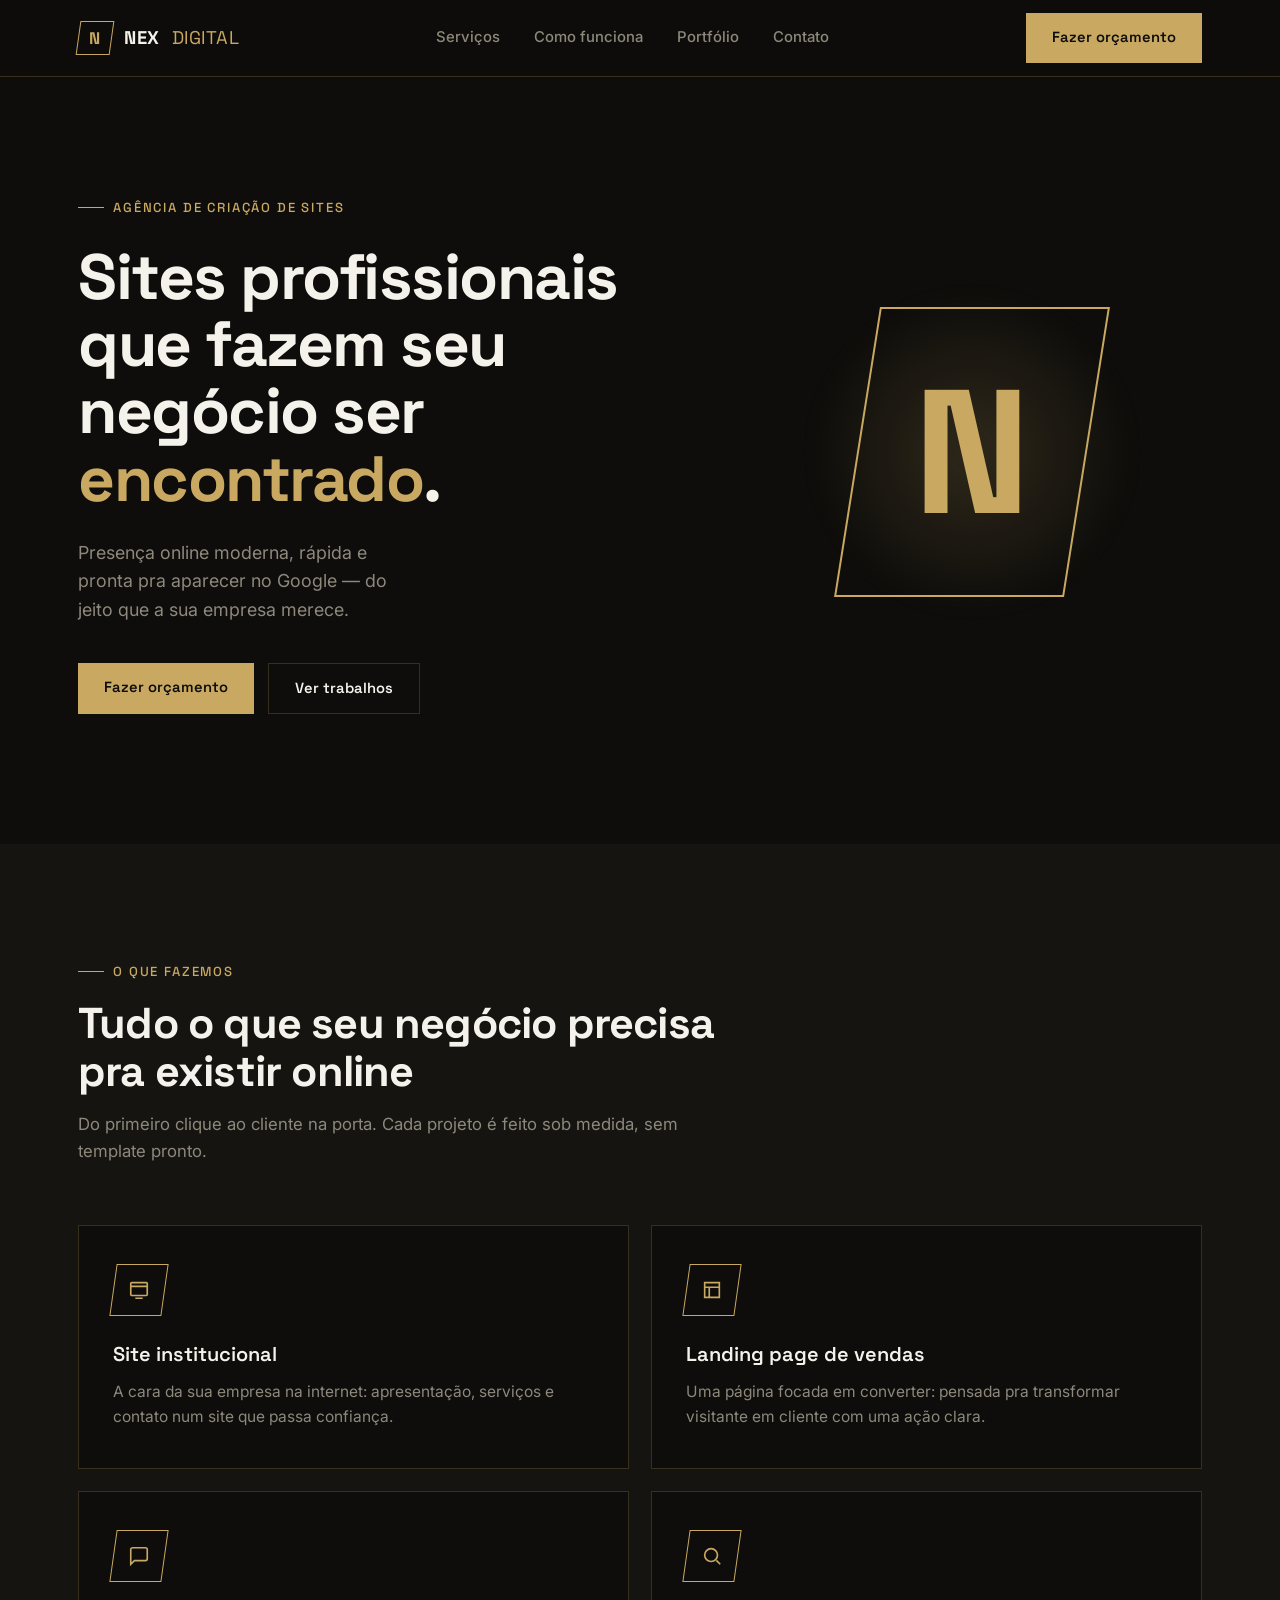
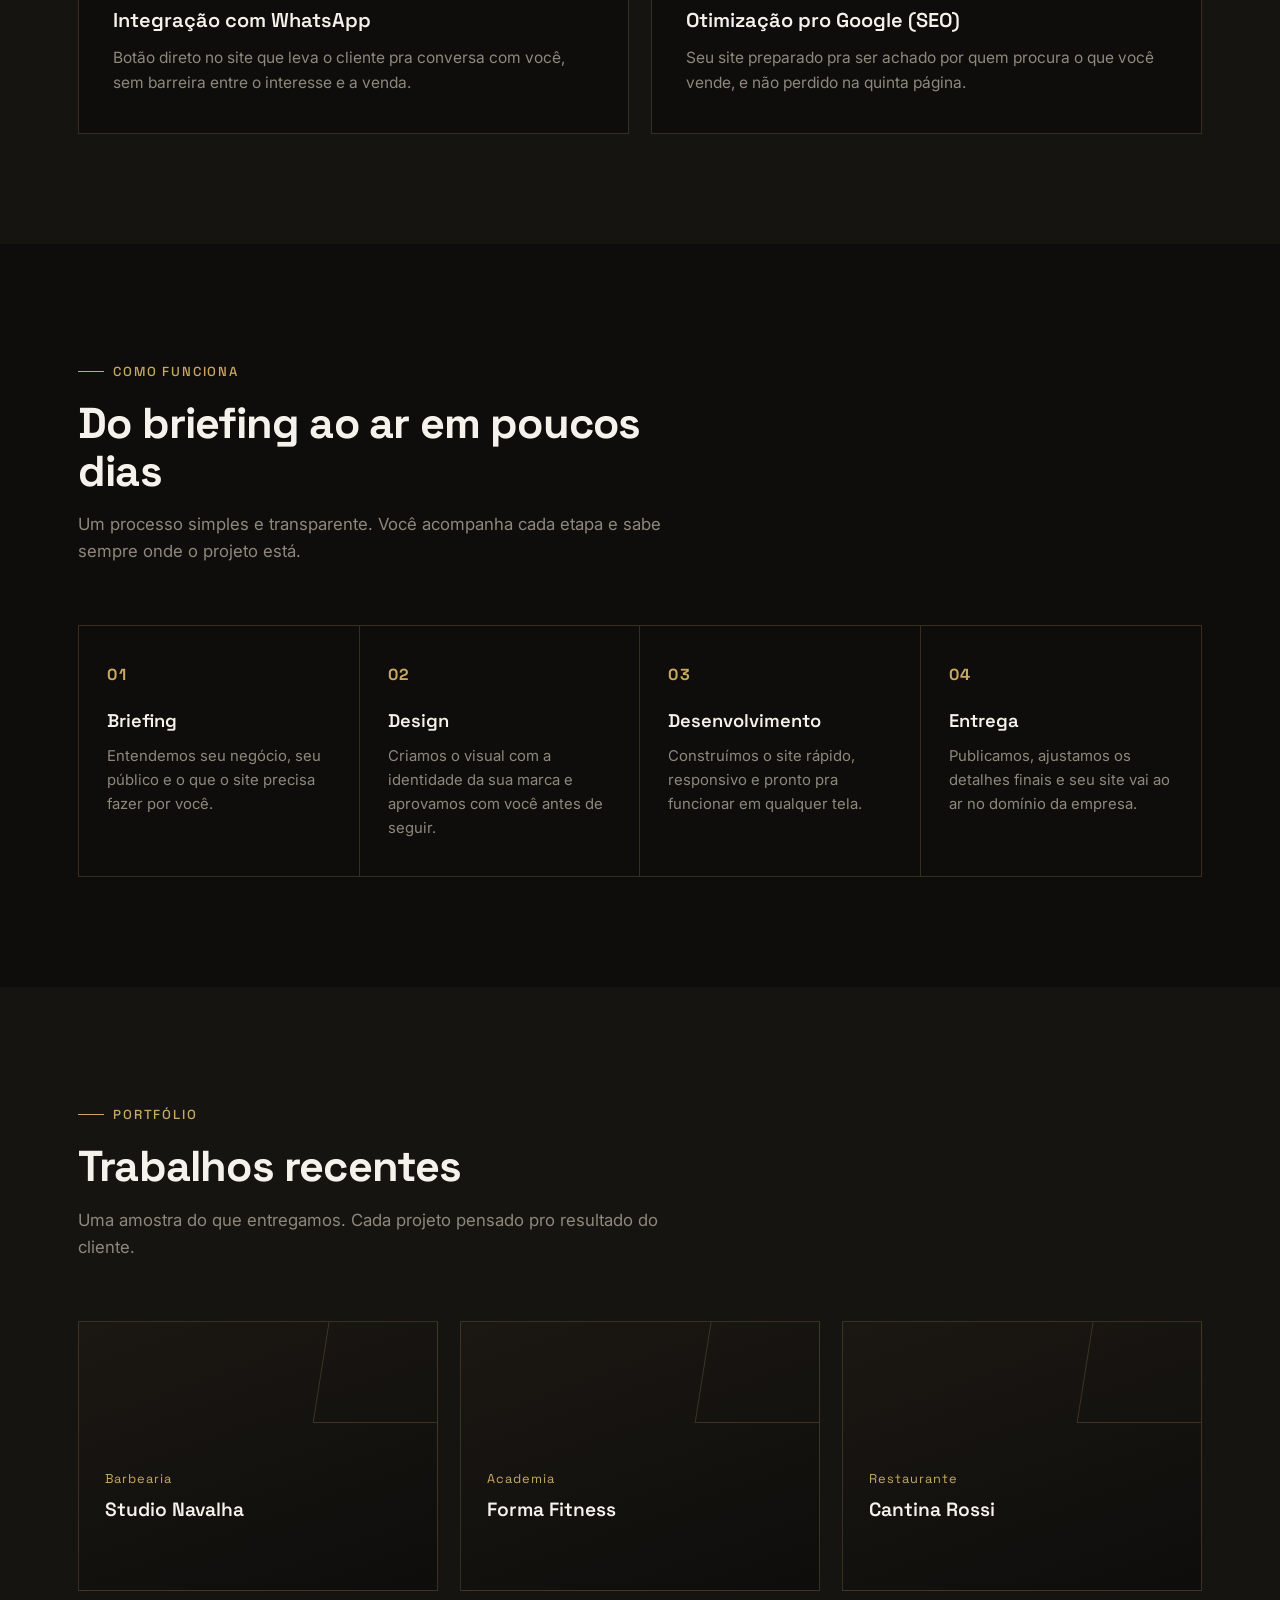
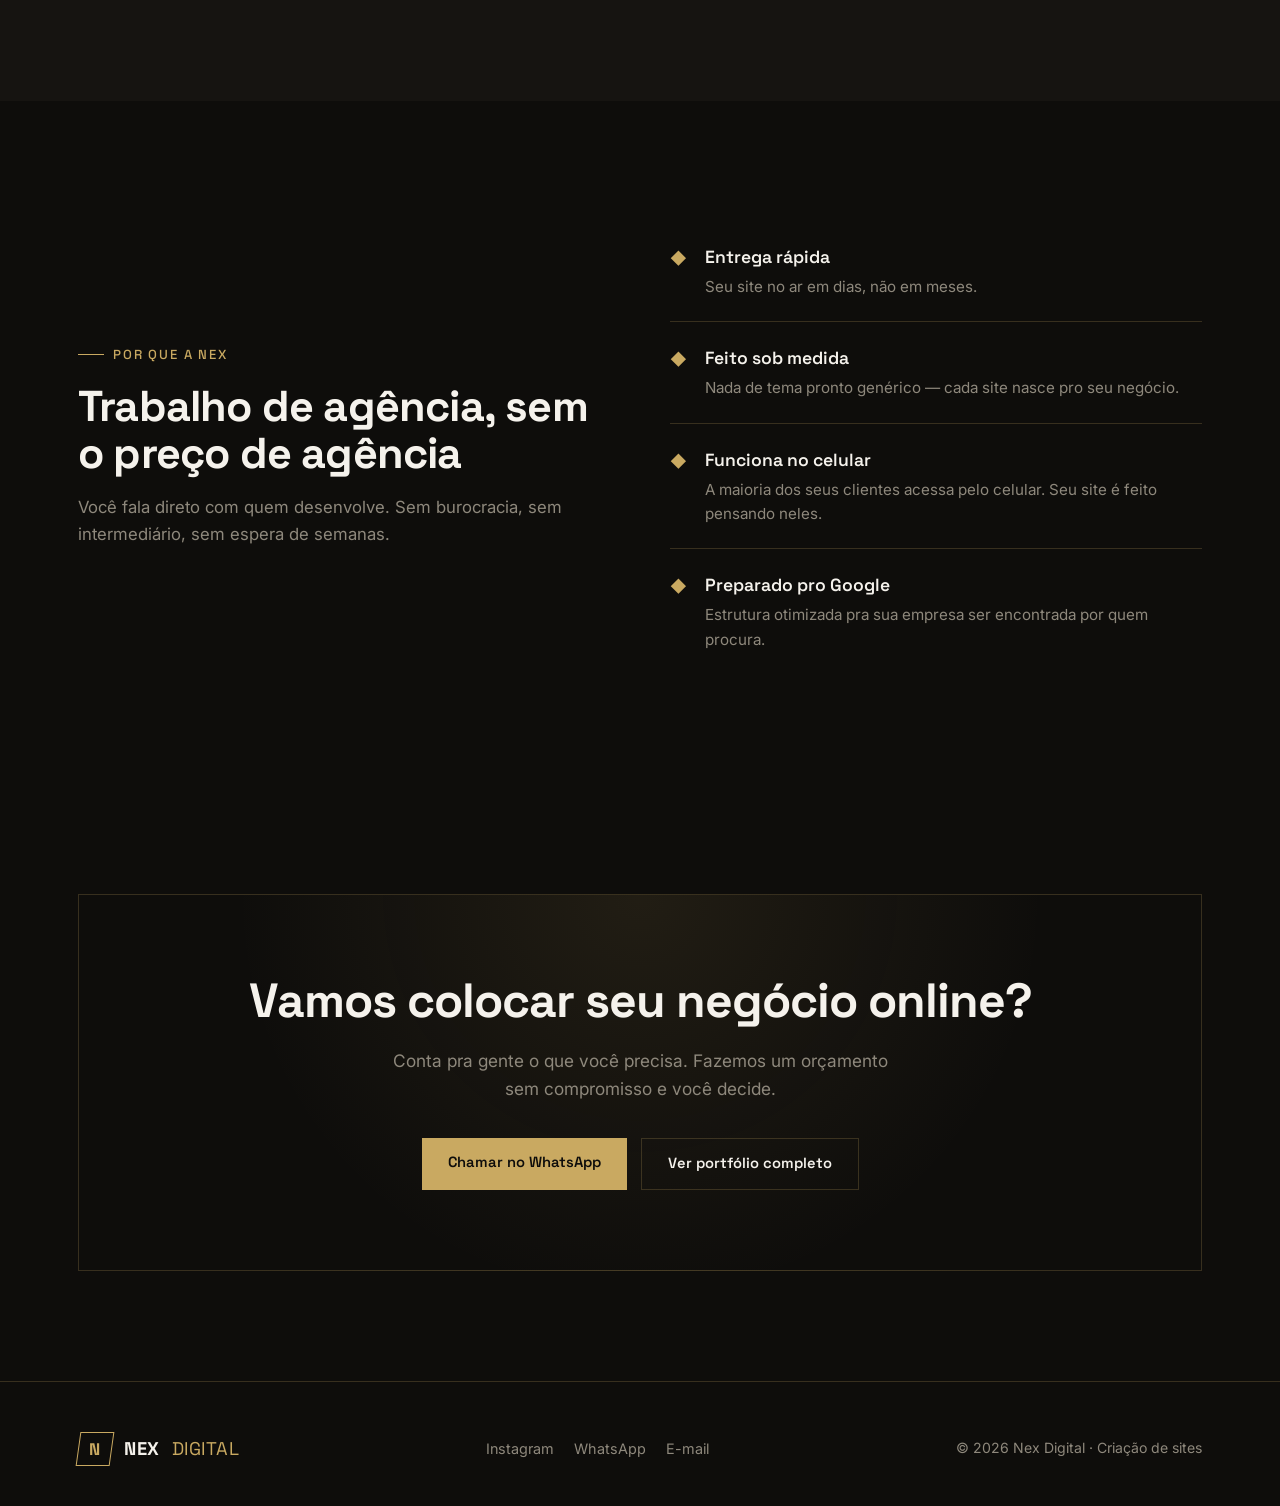
<file: index.html>
<!DOCTYPE html>
<html lang="pt-BR">
<head>
<meta charset="UTF-8">
<meta name="viewport" content="width=device-width, initial-scale=1.0">
<title>Nex Digital — Sites profissionais que fazem seu negócio ser encontrado</title>
<meta name="description" content="Nex Digital cria sites profissionais para barbearias, academias, restaurantes e pequenos negócios: site institucional, landing page, integração com WhatsApp e otimização para o Google.">
<meta name="theme-color" content="#0E0D0B">
<meta property="og:type" content="website">
<meta property="og:locale" content="pt_BR">
<meta property="og:title" content="Nex Digital — Sites profissionais que fazem seu negócio ser encontrado">
<meta property="og:description" content="Criação de sites institucionais e landing pages para pequenos negócios, com integração de WhatsApp e otimização para o Google.">
<link rel="icon" href="data:image/svg+xml,%3Csvg xmlns='http://www.w3.org/2000/svg' viewBox='0 0 64 64'%3E%3Crect width='64' height='64' fill='%230E0D0B'/%3E%3Ctext x='32' y='45' font-family='Georgia,serif' font-size='38' font-weight='700' fill='%23C9A961' text-anchor='middle'%3EN%3C/text%3E%3C/svg%3E">
<link rel="preconnect" href="https://fonts.googleapis.com">
<link rel="preconnect" href="https://fonts.gstatic.com" crossorigin>
<link href="https://fonts.googleapis.com/css2?family=Space+Grotesk:wght@400;500;600;700&family=Inter:wght@400;500;600&display=swap" rel="stylesheet">
<link rel="stylesheet" href="style.css">
</head>
<body>

<header>
  <nav class="wrap nav">
    <a href="#" class="logo"><span class="mark"><span>N</span></span>NEX <em>DIGITAL</em></a>
    <ul class="menu" id="menu">
      <li><a href="#servicos">Serviços</a></li>
      <li><a href="#processo">Como funciona</a></li>
      <li><a href="#portfolio">Portfólio</a></li>
      <li><a href="#contato">Contato</a></li>
    </ul>
    <a href="#contato" class="btn btn-ouro">Fazer orçamento</a>
    <button type="button" class="menu-toggle" id="toggle" aria-label="Abrir menu" aria-expanded="false" aria-controls="menu">☰</button>
  </nav>
</header>

<!-- HERO -->
<section class="hero">
  <div class="wrap hero-grid">
    <div>
      <span class="eyebrow">Agência de criação de sites</span>
      <h1>Sites profissionais que fazem seu negócio ser <b>encontrado</b>.</h1>
      <p>Presença online moderna, rápida e pronta pra aparecer no Google — do jeito que a sua empresa merece.</p>
      <div class="hero-cta">
        <a href="#contato" class="btn btn-ouro">Fazer orçamento</a>
        <a href="#portfolio" class="btn btn-linha">Ver trabalhos</a>
      </div>
    </div>
    <div class="hero-art" aria-hidden="true">
      <div class="glow"></div>
      <div class="n" data-letra="N"></div>
    </div>
  </div>
</section>

<!-- SERVIÇOS -->
<section id="servicos">
  <div class="wrap">
    <div class="head">
      <span class="eyebrow">O que fazemos</span>
      <h2>Tudo o que seu negócio precisa pra existir online</h2>
      <p>Do primeiro clique ao cliente na porta. Cada projeto é feito sob medida, sem template pronto.</p>
    </div>
    <div class="serv-grid">
      <div class="card">
        <div class="ico"><svg width="22" height="22" viewBox="0 0 24 24" fill="none" stroke="currentColor" stroke-width="1.8"><rect x="3" y="4" width="18" height="14" rx="1"/><path d="M3 8h18M8 21h8"/></svg></div>
        <h3>Site institucional</h3>
        <p>A cara da sua empresa na internet: apresentação, serviços e contato num site que passa confiança.</p>
      </div>
      <div class="card">
        <div class="ico"><svg width="22" height="22" viewBox="0 0 24 24" fill="none" stroke="currentColor" stroke-width="1.8"><path d="M4 4h16v16H4z"/><path d="M4 9h16M9 20V9"/></svg></div>
        <h3>Landing page de vendas</h3>
        <p>Uma página focada em converter: pensada pra transformar visitante em cliente com uma ação clara.</p>
      </div>
      <div class="card">
        <div class="ico"><svg width="22" height="22" viewBox="0 0 24 24" fill="none" stroke="currentColor" stroke-width="1.8"><path d="M21 15a2 2 0 0 1-2 2H7l-4 4V5a2 2 0 0 1 2-2h14a2 2 0 0 1 2 2z"/></svg></div>
        <h3>Integração com WhatsApp</h3>
        <p>Botão direto no site que leva o cliente pra conversa com você, sem barreira entre o interesse e a venda.</p>
      </div>
      <div class="card">
        <div class="ico"><svg width="22" height="22" viewBox="0 0 24 24" fill="none" stroke="currentColor" stroke-width="1.8"><circle cx="11" cy="11" r="7"/><path d="M21 21l-4.3-4.3"/></svg></div>
        <h3>Otimização pro Google (SEO)</h3>
        <p>Seu site preparado pra ser achado por quem procura o que você vende, e não perdido na quinta página.</p>
      </div>
    </div>
  </div>
</section>

<!-- COMO FUNCIONA -->
<section id="processo">
  <div class="wrap">
    <div class="head">
      <span class="eyebrow">Como funciona</span>
      <h2>Do briefing ao ar em poucos dias</h2>
      <p>Um processo simples e transparente. Você acompanha cada etapa e sabe sempre onde o projeto está.</p>
    </div>
    <div class="steps">
      <div class="step"><div class="num">01</div><h3>Briefing</h3><p>Entendemos seu negócio, seu público e o que o site precisa fazer por você.</p></div>
      <div class="step"><div class="num">02</div><h3>Design</h3><p>Criamos o visual com a identidade da sua marca e aprovamos com você antes de seguir.</p></div>
      <div class="step"><div class="num">03</div><h3>Desenvolvimento</h3><p>Construímos o site rápido, responsivo e pronto pra funcionar em qualquer tela.</p></div>
      <div class="step"><div class="num">04</div><h3>Entrega</h3><p>Publicamos, ajustamos os detalhes finais e seu site vai ao ar no domínio da empresa.</p></div>
    </div>
  </div>
</section>

<!-- PORTFÓLIO -->
<section id="portfolio">
  <div class="wrap">
    <div class="head">
      <span class="eyebrow">Portfólio</span>
      <h2>Trabalhos recentes</h2>
      <p>Uma amostra do que entregamos. Cada projeto pensado pro resultado do cliente.</p>
    </div>
    <div class="port-grid">
      <a class="port" href="demos/barbearia.html">
        <div>
          <span>Barbearia</span>
          <strong>Studio Navalha</strong>
          <span class="ver">Ver demonstração →</span>
        </div>
      </a>
      <a class="port" href="demos/academia.html">
        <div>
          <span>Academia</span>
          <strong>Forma Fitness</strong>
          <span class="ver">Ver demonstração →</span>
        </div>
      </a>
      <a class="port" href="demos/restaurante.html">
        <div>
          <span>Restaurante</span>
          <strong>Cantina Rossi</strong>
          <span class="ver">Ver demonstração →</span>
        </div>
      </a>
    </div>
  </div>
</section>

<!-- POR QUE -->
<section id="porque">
  <div class="wrap porque">
    <div class="head head-sem-margem">
      <span class="eyebrow">Por que a Nex</span>
      <h2>Trabalho de agência, sem o preço de agência</h2>
      <p>Você fala direto com quem desenvolve. Sem burocracia, sem intermediário, sem espera de semanas.</p>
    </div>
    <ul>
      <li><span class="check">◆</span><div><h4>Entrega rápida</h4><p>Seu site no ar em dias, não em meses.</p></div></li>
      <li><span class="check">◆</span><div><h4>Feito sob medida</h4><p>Nada de tema pronto genérico — cada site nasce pro seu negócio.</p></div></li>
      <li><span class="check">◆</span><div><h4>Funciona no celular</h4><p>A maioria dos seus clientes acessa pelo celular. Seu site é feito pensando neles.</p></div></li>
      <li><span class="check">◆</span><div><h4>Preparado pro Google</h4><p>Estrutura otimizada pra sua empresa ser encontrada por quem procura.</p></div></li>
    </ul>
  </div>
</section>

<!-- CTA FINAL -->
<section id="contato">
  <div class="wrap">
    <div class="cta-box">
      <h2>Vamos colocar seu negócio online?</h2>
      <p>Conta pra gente o que você precisa. Fazemos um orçamento sem compromisso e você decide.</p>
      <div class="hero-cta">
        <a href="#" data-contato="whatsapp" class="btn btn-ouro">Chamar no WhatsApp</a>
        <a href="#portfolio" class="btn btn-linha">Ver portfólio completo</a>
      </div>
    </div>
  </div>
</section>

<footer>
  <div class="wrap foot">
    <a href="#" class="logo"><span class="mark"><span>N</span></span>NEX <em>DIGITAL</em></a>
    <div class="social">
      <a href="#" data-contato="instagram">Instagram</a>
      <a href="#" data-contato="whatsapp">WhatsApp</a>
      <a href="#" data-contato="email">E-mail</a>
    </div>
    <small>© 2026 Nex Digital · Criação de sites</small>
  </div>
</footer>

<script src="script.js" defer></script>
</body>
</html>
</file>
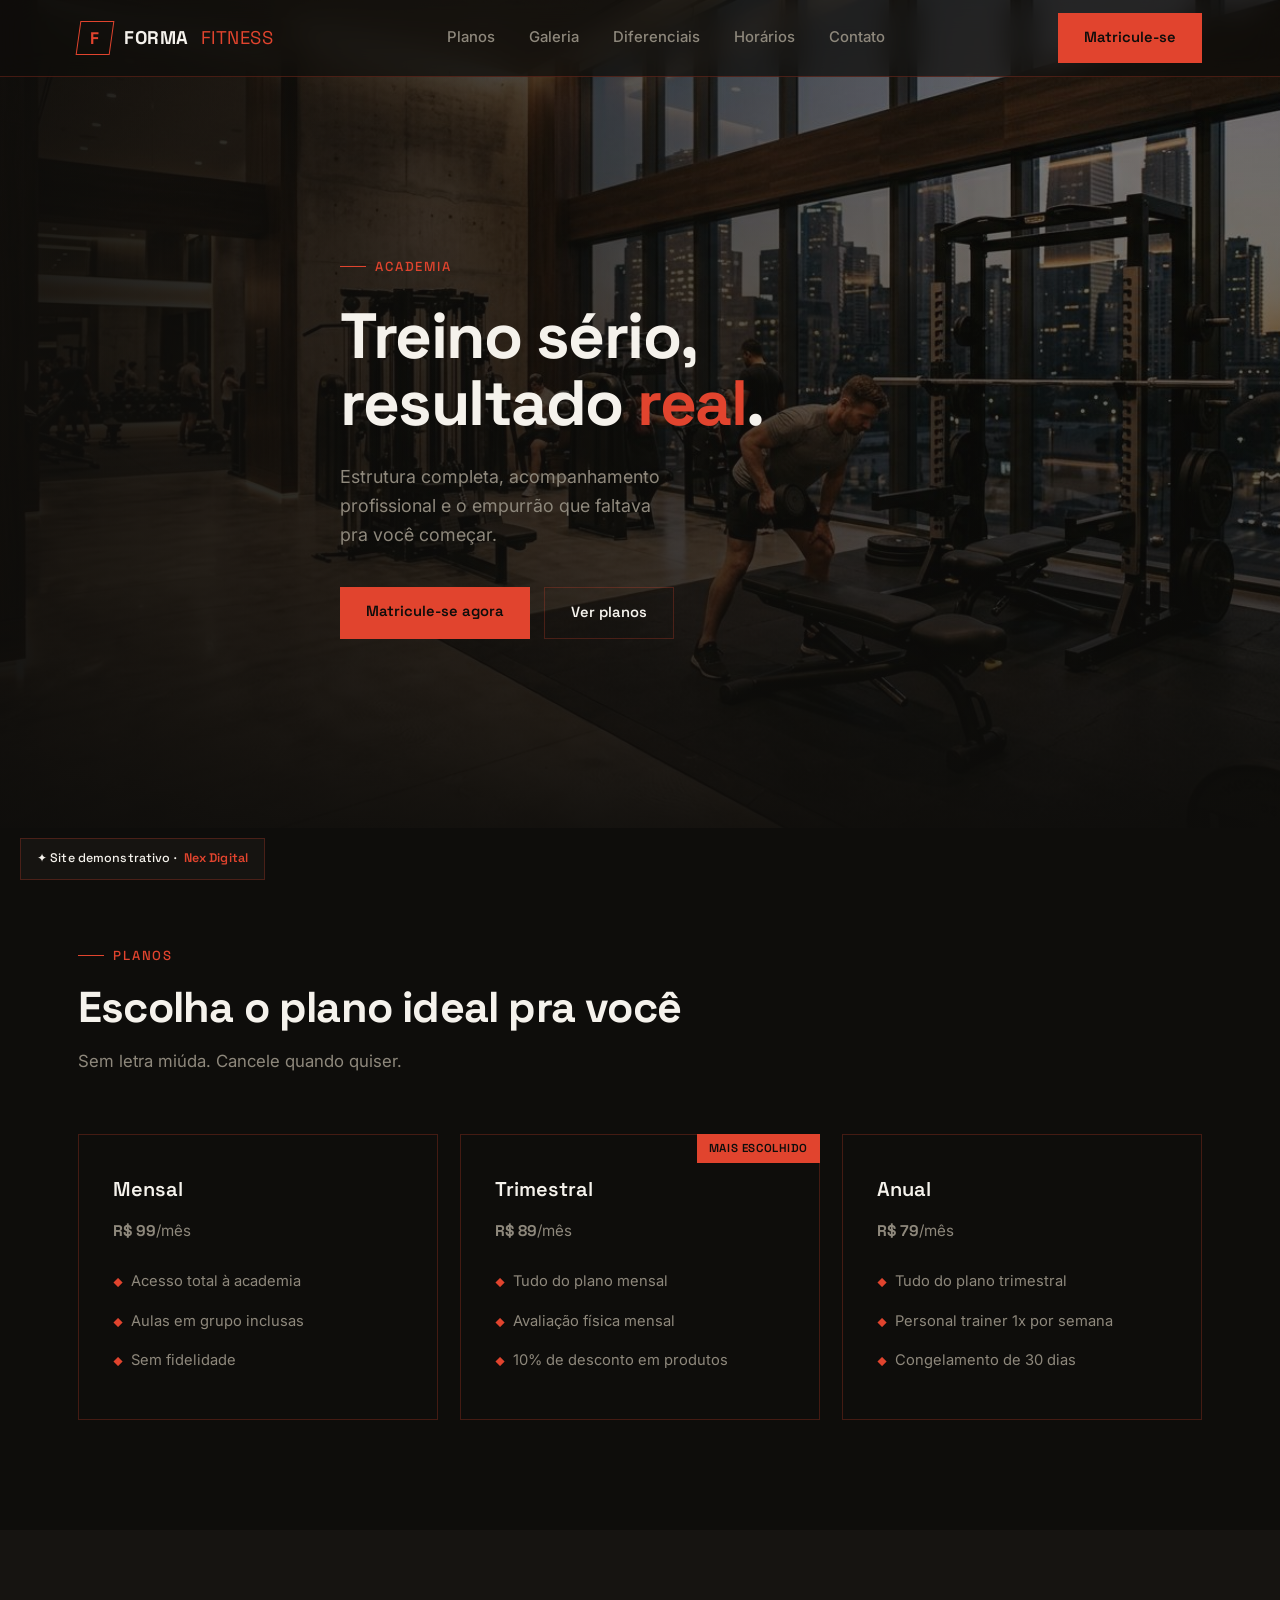
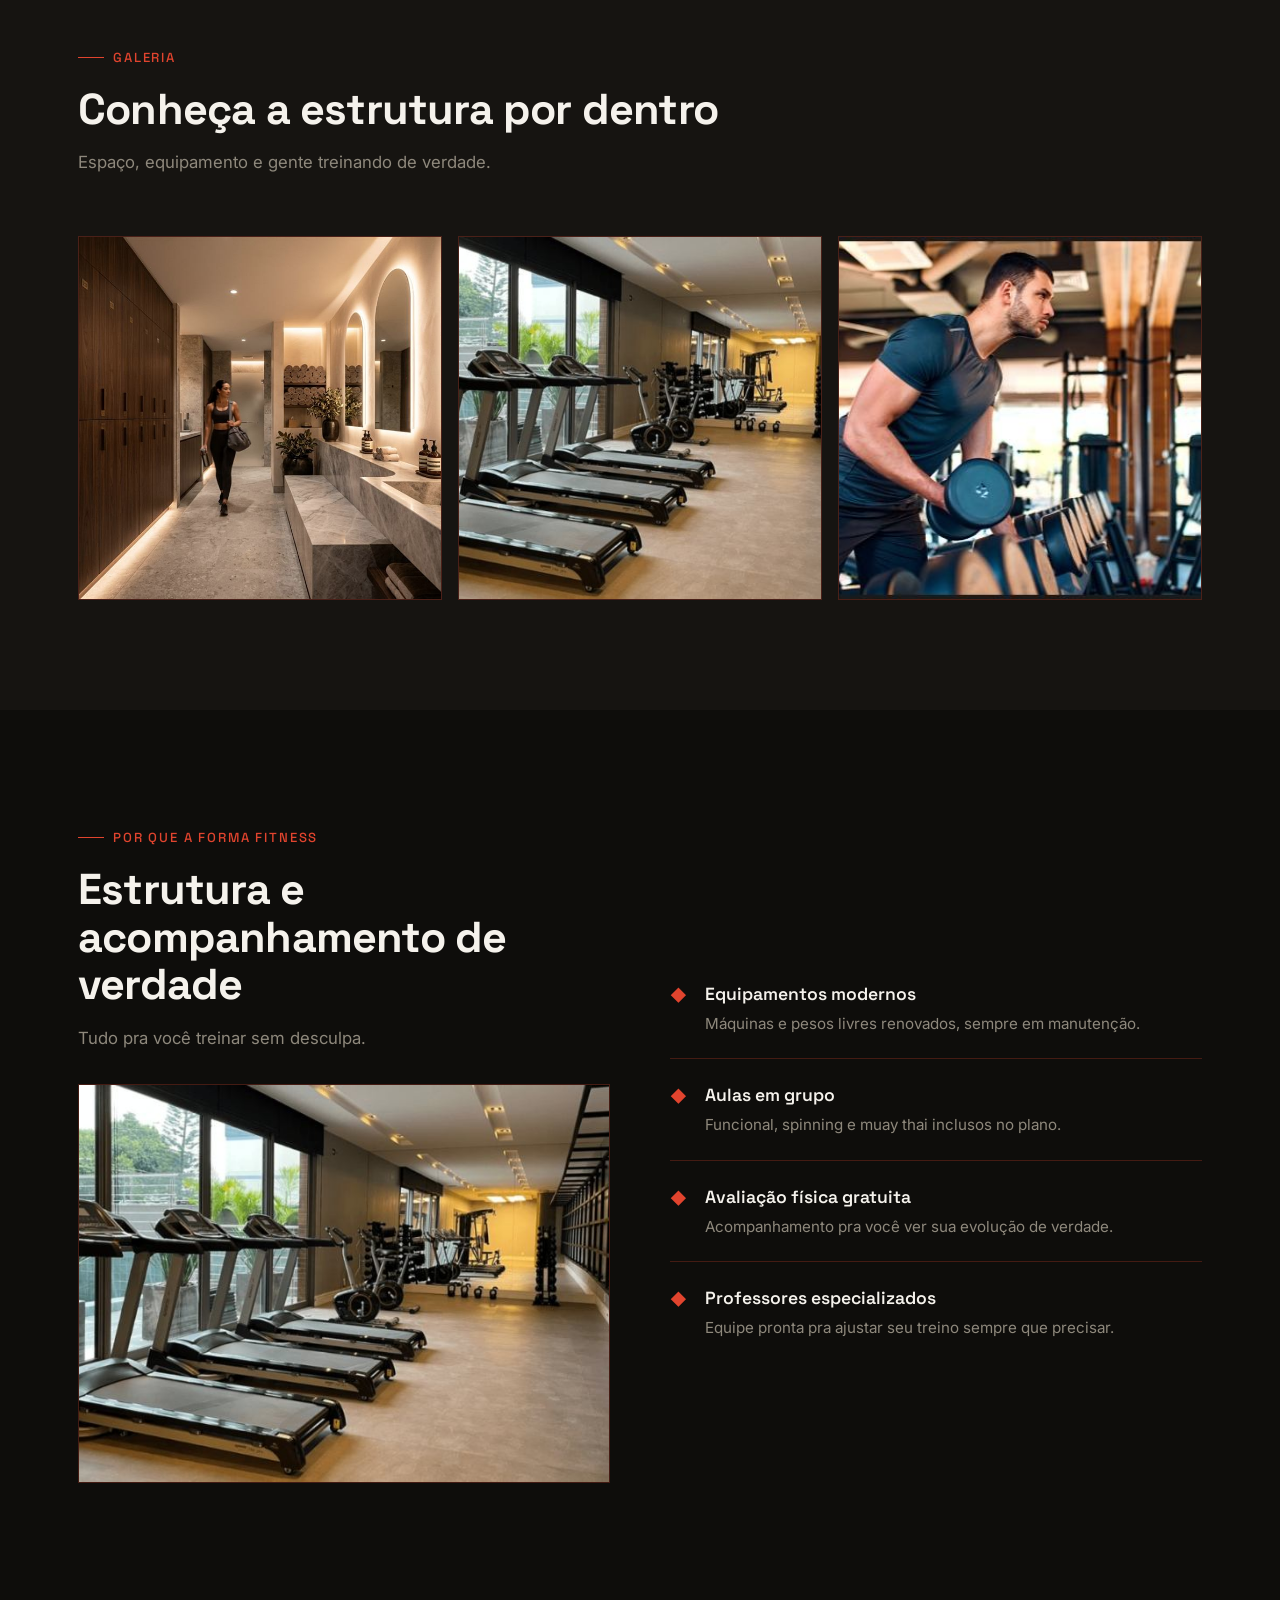
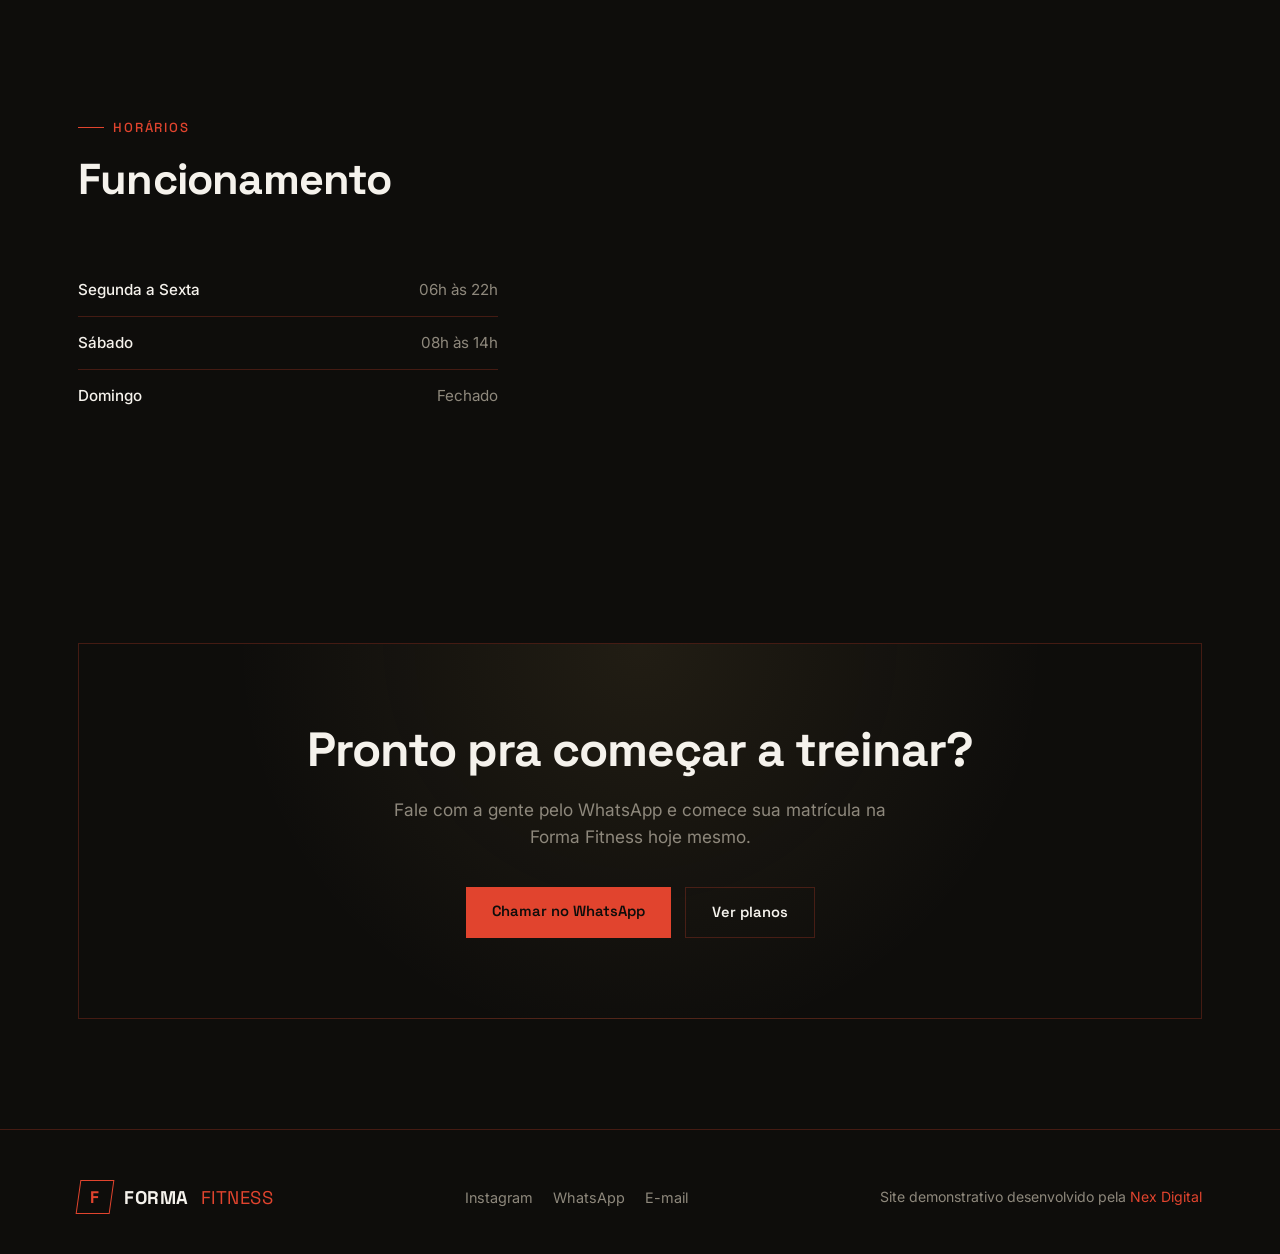
<file: demos/academia.html>
<!DOCTYPE html>
<html lang="pt-BR">
<head>
<meta charset="UTF-8">
<meta name="viewport" content="width=device-width, initial-scale=1.0">
<title>Forma Fitness — Academia</title>
<meta name="description" content="Forma Fitness: treino sério, resultado real. Estrutura completa e acompanhamento profissional. Projeto demonstrativo desenvolvido pela Nex Digital.">
<meta name="theme-color" content="#0E0D0B">
<meta name="robots" content="noindex">
<link rel="icon" href="data:image/svg+xml,%3Csvg xmlns='http://www.w3.org/2000/svg' viewBox='0 0 64 64'%3E%3Crect width='64' height='64' fill='%230E0D0B'/%3E%3Ctext x='32' y='45' font-family='Georgia,serif' font-size='38' font-weight='700' fill='%23E1442E' text-anchor='middle'%3EF%3C/text%3E%3C/svg%3E">
<link rel="preconnect" href="https://fonts.googleapis.com">
<link rel="preconnect" href="https://fonts.gstatic.com" crossorigin>
<link href="https://fonts.googleapis.com/css2?family=Space+Grotesk:wght@400;500;600;700&family=Inter:wght@400;500;600&display=swap" rel="stylesheet">
<link rel="stylesheet" href="../style.css">
</head>
<body class="tema-academia">

<header>
  <nav class="wrap nav">
    <a href="#" class="logo"><span class="mark"><span>F</span></span>FORMA <em>FITNESS</em></a>
    <ul class="menu" id="menu">
      <li><a href="#planos">Planos</a></li>
      <li><a href="#galeria">Galeria</a></li>
      <li><a href="#diferenciais">Diferenciais</a></li>
      <li><a href="#horarios">Horários</a></li>
      <li><a href="#contato">Contato</a></li>
    </ul>
    <a href="#" data-contato="whatsapp" class="btn btn-ouro">Matricule-se</a>
    <button type="button" class="menu-toggle" id="toggle" aria-label="Abrir menu" aria-expanded="false" aria-controls="menu">☰</button>
  </nav>
</header>

<section class="hero hero-foto" style="--hero-img:url('../img/academia/hero.jpg')">
  <div class="wrap">
    <div class="hero-texto">
      <span class="eyebrow">Academia</span>
      <h1>Treino sério, resultado <b>real</b>.</h1>
      <p>Estrutura completa, acompanhamento profissional e o empurrão que faltava pra você começar.</p>
      <div class="hero-cta">
        <a href="#" data-contato="whatsapp" class="btn btn-ouro">Matricule-se agora</a>
        <a href="#planos" class="btn btn-linha">Ver planos</a>
      </div>
    </div>
  </div>
</section>

<section id="planos">
  <div class="wrap">
    <div class="head">
      <span class="eyebrow">Planos</span>
      <h2>Escolha o plano ideal pra você</h2>
      <p>Sem letra miúda. Cancele quando quiser.</p>
    </div>
    <div class="serv-grid plan-grid">
      <div class="card">
        <h3>Mensal</h3>
        <p class="preco-plano">R$ 99<span>/mês</span></p>
        <ul class="check-list">
          <li>Acesso total à academia</li>
          <li>Aulas em grupo inclusas</li>
          <li>Sem fidelidade</li>
        </ul>
      </div>
      <div class="card">
        <span class="tag-popular">MAIS ESCOLHIDO</span>
        <h3>Trimestral</h3>
        <p class="preco-plano">R$ 89<span>/mês</span></p>
        <ul class="check-list">
          <li>Tudo do plano mensal</li>
          <li>Avaliação física mensal</li>
          <li>10% de desconto em produtos</li>
        </ul>
      </div>
      <div class="card">
        <h3>Anual</h3>
        <p class="preco-plano">R$ 79<span>/mês</span></p>
        <ul class="check-list">
          <li>Tudo do plano trimestral</li>
          <li>Personal trainer 1x por semana</li>
          <li>Congelamento de 30 dias</li>
        </ul>
      </div>
    </div>
  </div>
</section>

<section id="galeria" class="bg-alt">
  <div class="wrap">
    <div class="head">
      <span class="eyebrow">Galeria</span>
      <h2>Conheça a estrutura por dentro</h2>
      <p>Espaço, equipamento e gente treinando de verdade.</p>
    </div>
    <div class="galeria-grid">
      <div class="galeria-item"><img src="../img/academia/foto1.jpg" alt="Vestiário moderno da Forma Fitness com armários e área de banho" loading="lazy"></div>
      <div class="galeria-item"><img src="../img/academia/foto2.jpg" alt="Área de cardio com esteiras e vista para a cidade" loading="lazy"></div>
      <div class="galeria-item"><img src="../img/academia/foto3.jpg" alt="Aluno treinando com halteres na área de musculação" loading="lazy"></div>
    </div>
  </div>
</section>

<section id="diferenciais">
  <div class="wrap porque">
    <div class="head head-sem-margem">
      <span class="eyebrow">Por que a Forma Fitness</span>
      <h2>Estrutura e acompanhamento de verdade</h2>
      <p>Tudo pra você treinar sem desculpa.</p>
      <img class="porque-foto" src="../img/academia/foto2.jpg" alt="Equipamentos modernos de cardio na Forma Fitness" loading="lazy">
    </div>
    <ul>
      <li><span class="check">◆</span><div><h4>Equipamentos modernos</h4><p>Máquinas e pesos livres renovados, sempre em manutenção.</p></div></li>
      <li><span class="check">◆</span><div><h4>Aulas em grupo</h4><p>Funcional, spinning e muay thai inclusos no plano.</p></div></li>
      <li><span class="check">◆</span><div><h4>Avaliação física gratuita</h4><p>Acompanhamento pra você ver sua evolução de verdade.</p></div></li>
      <li><span class="check">◆</span><div><h4>Professores especializados</h4><p>Equipe pronta pra ajustar seu treino sempre que precisar.</p></div></li>
    </ul>
  </div>
</section>

<section id="horarios">
  <div class="wrap">
    <div class="head">
      <span class="eyebrow">Horários</span>
      <h2>Funcionamento</h2>
    </div>
    <ul class="horarios">
      <li><span>Segunda a Sexta</span><span>06h às 22h</span></li>
      <li><span>Sábado</span><span>08h às 14h</span></li>
      <li><span>Domingo</span><span>Fechado</span></li>
    </ul>
  </div>
</section>

<section id="contato">
  <div class="wrap">
    <div class="cta-box">
      <h2>Pronto pra começar a treinar?</h2>
      <p>Fale com a gente pelo WhatsApp e comece sua matrícula na Forma Fitness hoje mesmo.</p>
      <div class="hero-cta">
        <a href="#" data-contato="whatsapp" class="btn btn-ouro">Chamar no WhatsApp</a>
        <a href="#planos" class="btn btn-linha">Ver planos</a>
      </div>
    </div>
  </div>
</section>

<footer>
  <div class="wrap foot">
    <a href="#" class="logo"><span class="mark"><span>F</span></span>FORMA <em>FITNESS</em></a>
    <div class="social">
      <a href="#" data-contato="instagram">Instagram</a>
      <a href="#" data-contato="whatsapp">WhatsApp</a>
      <a href="#" data-contato="email">E-mail</a>
    </div>
    <small>Site demonstrativo desenvolvido pela <a href="../index.html" class="link-ouro">Nex Digital</a></small>
  </div>
</footer>

<a class="demo-badge" href="../index.html">✦ Site demonstrativo · <b>Nex Digital</b></a>

<script src="../script.js" defer></script>
</body>
</html>
</file>
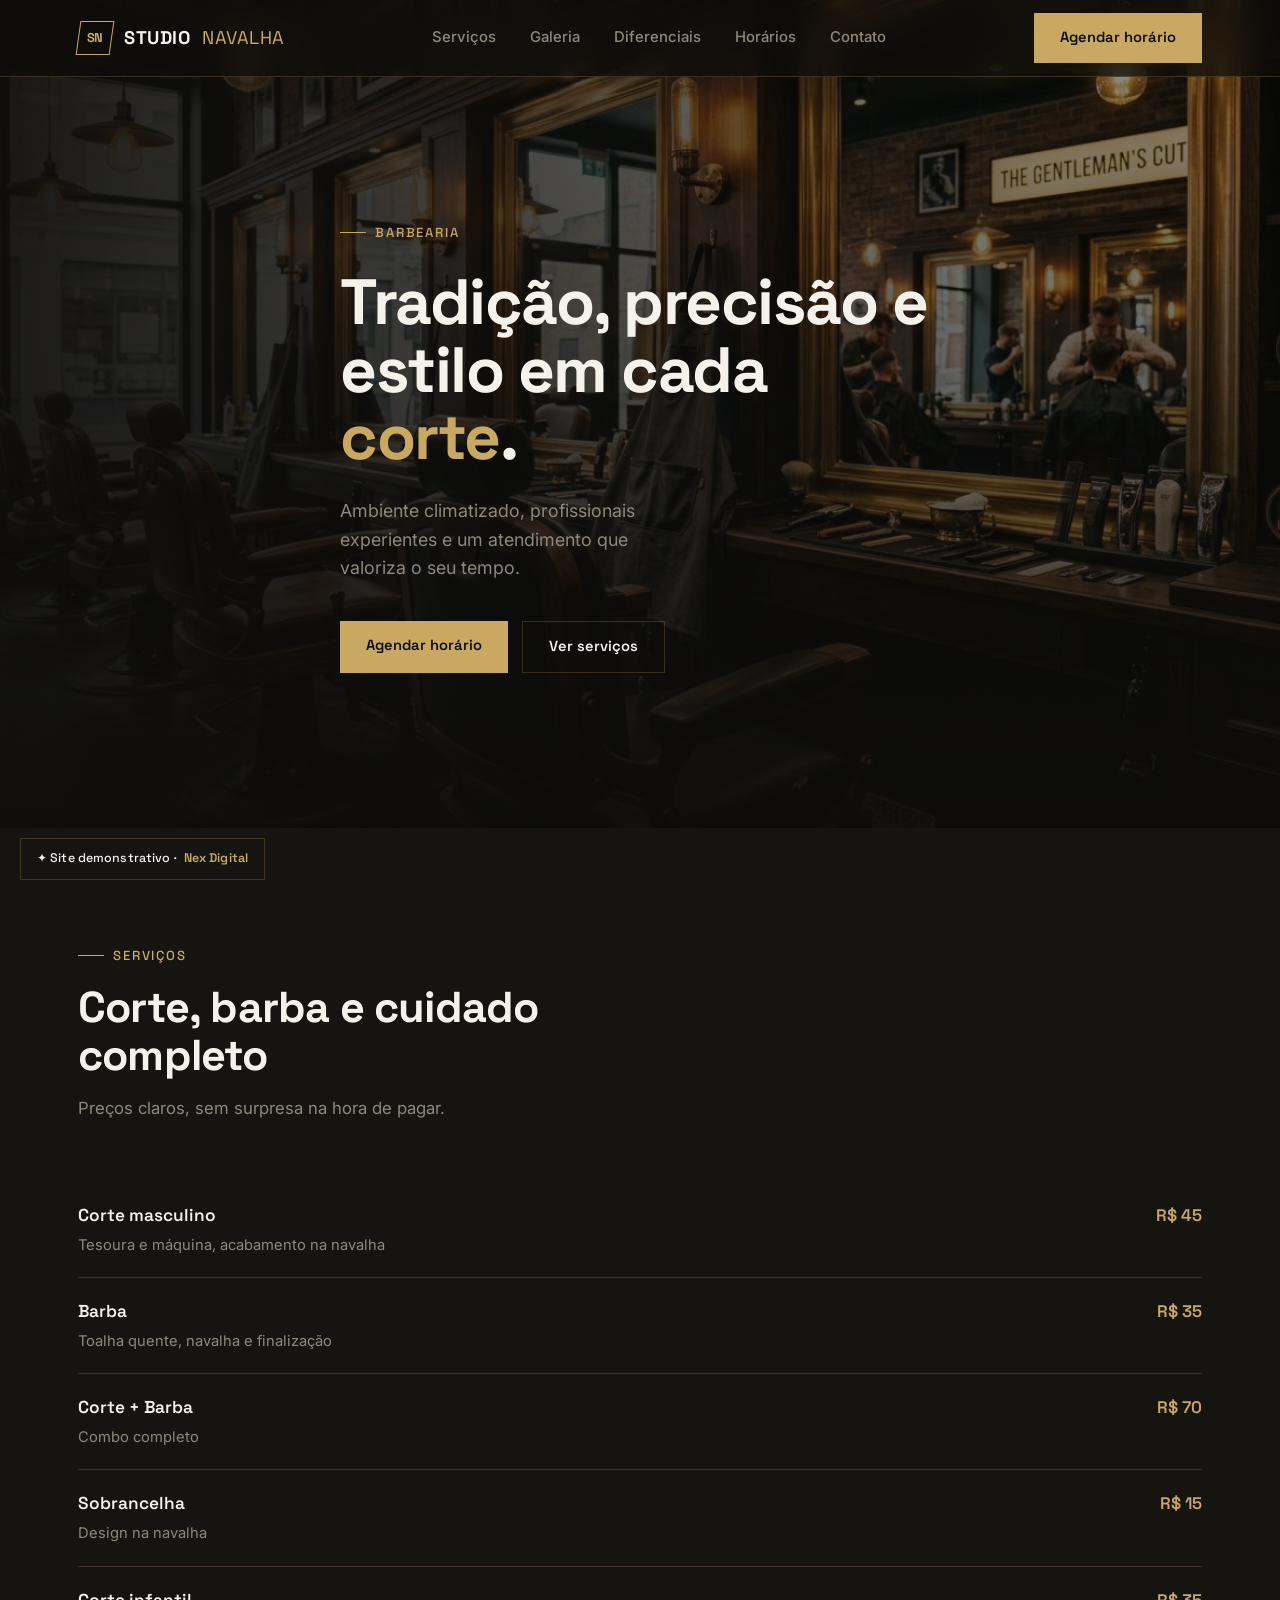
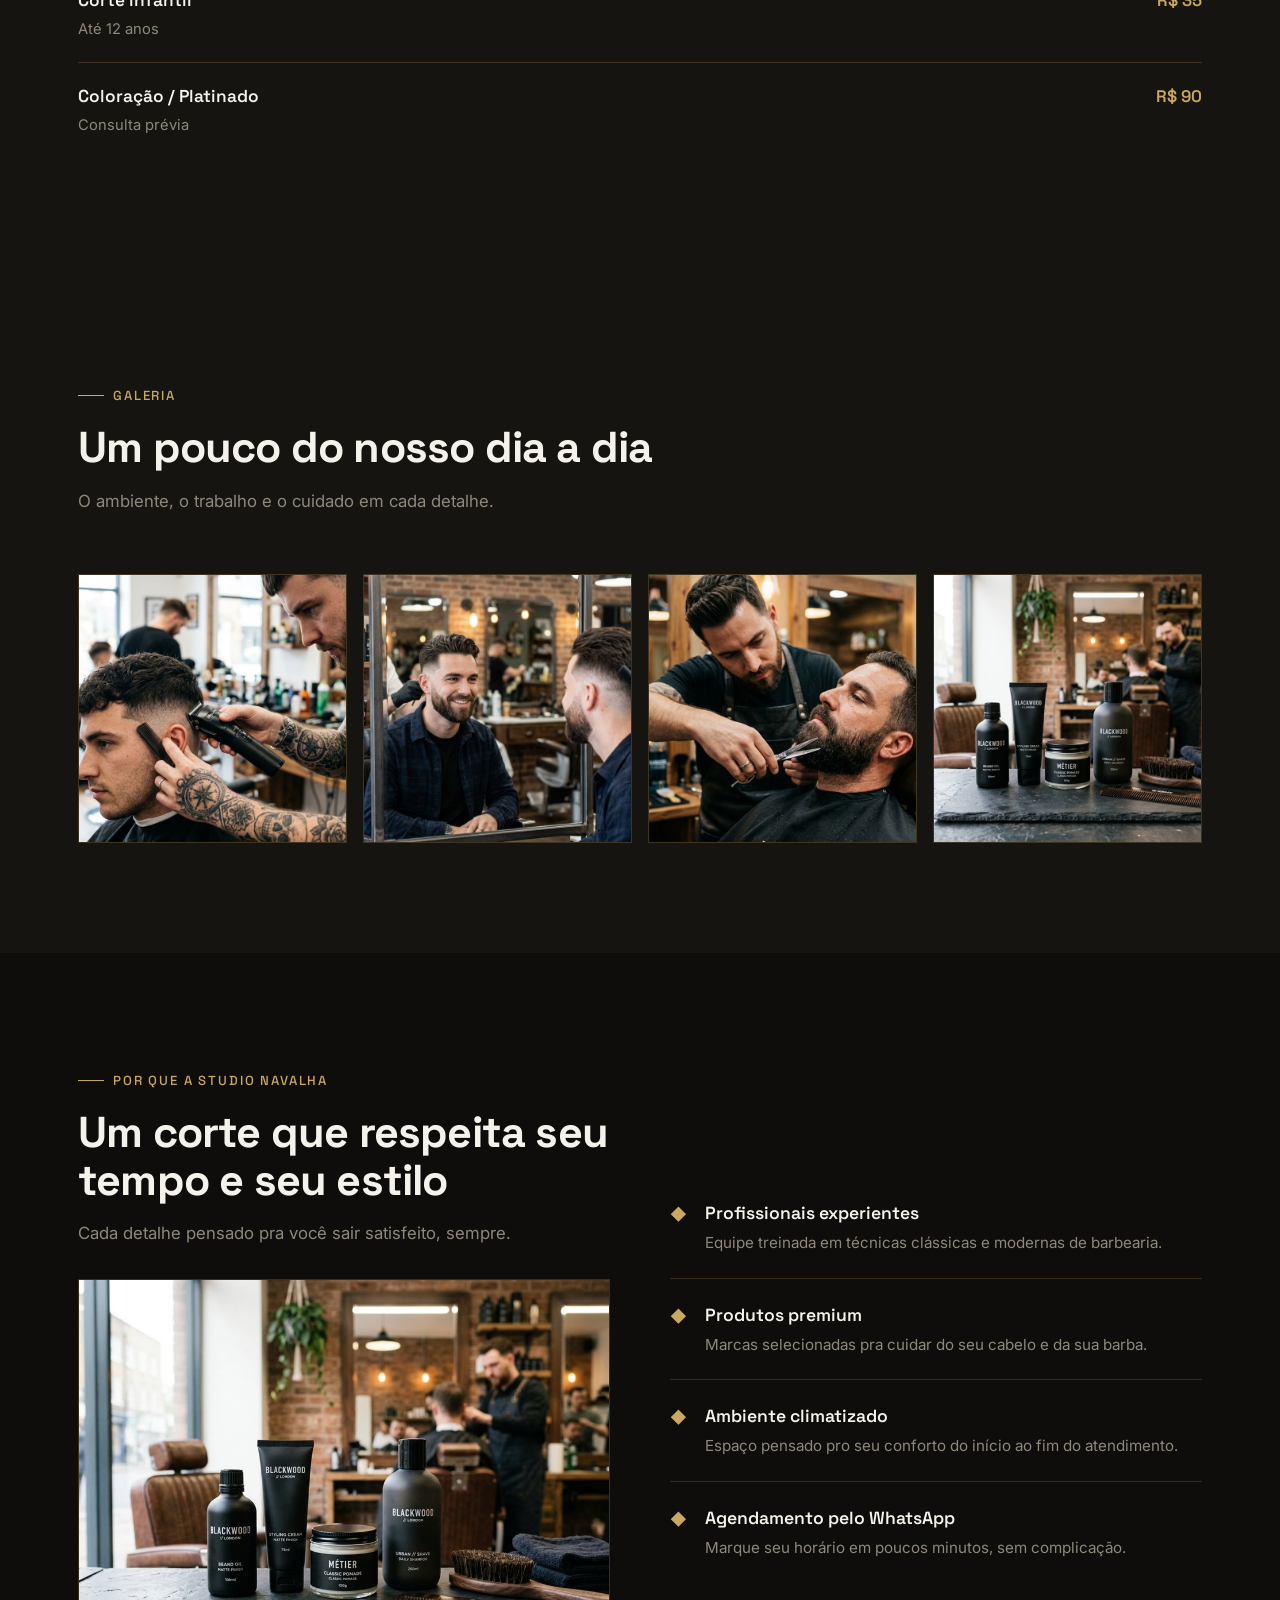
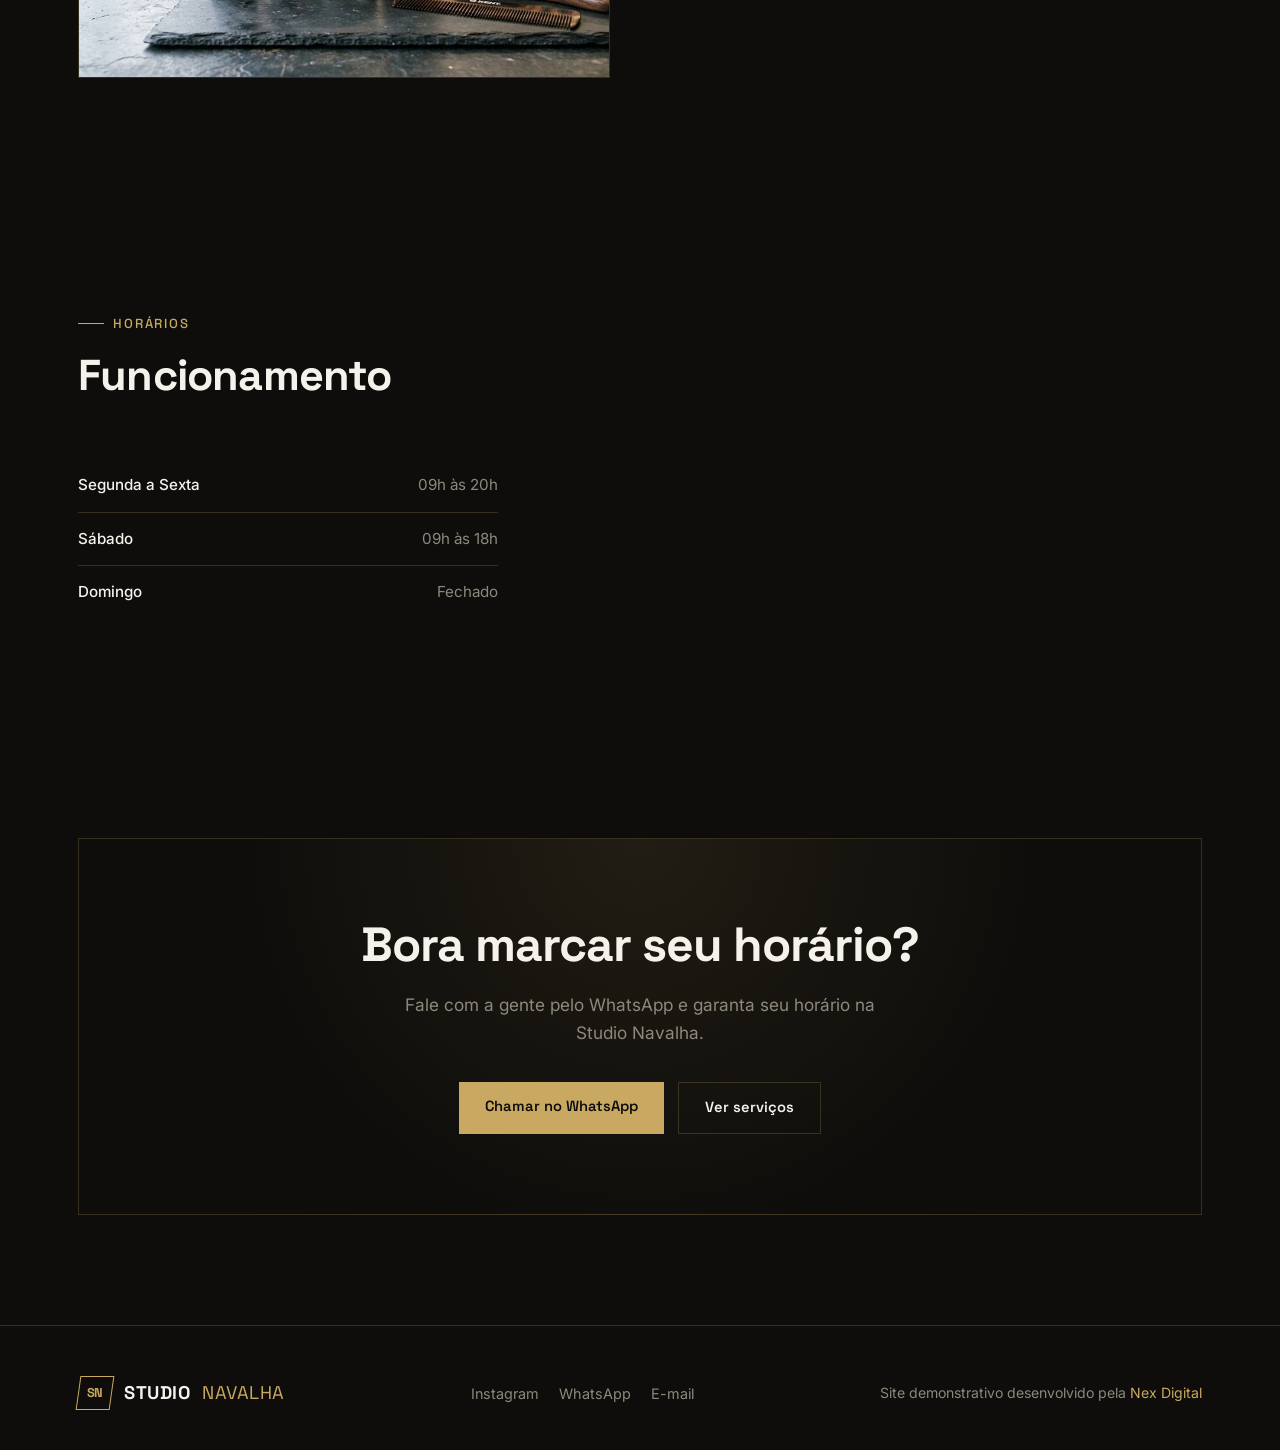
<file: demos/barbearia.html>
<!DOCTYPE html>
<html lang="pt-BR">
<head>
<meta charset="UTF-8">
<meta name="viewport" content="width=device-width, initial-scale=1.0">
<title>Studio Navalha — Barbearia</title>
<meta name="description" content="Studio Navalha: tradição, precisão e estilo em cada corte. Agende seu horário pelo WhatsApp. Projeto demonstrativo desenvolvido pela Nex Digital.">
<meta name="theme-color" content="#0E0D0B">
<meta name="robots" content="noindex">
<link rel="icon" href="data:image/svg+xml,%3Csvg xmlns='http://www.w3.org/2000/svg' viewBox='0 0 64 64'%3E%3Crect width='64' height='64' fill='%230E0D0B'/%3E%3Ctext x='32' y='45' font-family='Georgia,serif' font-size='38' font-weight='700' fill='%23C9A961' text-anchor='middle'%3ES%3C/text%3E%3C/svg%3E">
<link rel="preconnect" href="https://fonts.googleapis.com">
<link rel="preconnect" href="https://fonts.gstatic.com" crossorigin>
<link href="https://fonts.googleapis.com/css2?family=Space+Grotesk:wght@400;500;600;700&family=Inter:wght@400;500;600&display=swap" rel="stylesheet">
<link rel="stylesheet" href="../style.css">
</head>
<body>

<header>
  <nav class="wrap nav">
    <a href="#" class="logo"><span class="mark duas-letras"><span>SN</span></span>STUDIO <em>NAVALHA</em></a>
    <ul class="menu" id="menu">
      <li><a href="#servicos">Serviços</a></li>
      <li><a href="#galeria">Galeria</a></li>
      <li><a href="#diferenciais">Diferenciais</a></li>
      <li><a href="#horarios">Horários</a></li>
      <li><a href="#contato">Contato</a></li>
    </ul>
    <a href="#" data-contato="whatsapp" class="btn btn-ouro">Agendar horário</a>
    <button type="button" class="menu-toggle" id="toggle" aria-label="Abrir menu" aria-expanded="false" aria-controls="menu">☰</button>
  </nav>
</header>

<section class="hero hero-foto" style="--hero-img:url('../img/barbearia/hero.jpg')">
  <div class="wrap">
    <div class="hero-texto">
      <span class="eyebrow">Barbearia</span>
      <h1>Tradição, precisão e estilo em cada <b>corte</b>.</h1>
      <p>Ambiente climatizado, profissionais experientes e um atendimento que valoriza o seu tempo.</p>
      <div class="hero-cta">
        <a href="#" data-contato="whatsapp" class="btn btn-ouro">Agendar horário</a>
        <a href="#servicos" class="btn btn-linha">Ver serviços</a>
      </div>
    </div>
  </div>
</section>

<section id="servicos">
  <div class="wrap">
    <div class="head">
      <span class="eyebrow">Serviços</span>
      <h2>Corte, barba e cuidado completo</h2>
      <p>Preços claros, sem surpresa na hora de pagar.</p>
    </div>
    <ul class="lista-preco">
      <li><div><h4>Corte masculino</h4><p>Tesoura e máquina, acabamento na navalha</p></div><span class="preco">R$ 45</span></li>
      <li><div><h4>Barba</h4><p>Toalha quente, navalha e finalização</p></div><span class="preco">R$ 35</span></li>
      <li><div><h4>Corte + Barba</h4><p>Combo completo</p></div><span class="preco">R$ 70</span></li>
      <li><div><h4>Sobrancelha</h4><p>Design na navalha</p></div><span class="preco">R$ 15</span></li>
      <li><div><h4>Corte infantil</h4><p>Até 12 anos</p></div><span class="preco">R$ 35</span></li>
      <li><div><h4>Coloração / Platinado</h4><p>Consulta prévia</p></div><span class="preco">R$ 90</span></li>
    </ul>
  </div>
</section>

<section id="galeria" class="bg-alt">
  <div class="wrap">
    <div class="head">
      <span class="eyebrow">Galeria</span>
      <h2>Um pouco do nosso dia a dia</h2>
      <p>O ambiente, o trabalho e o cuidado em cada detalhe.</p>
    </div>
    <div class="galeria-grid">
      <div class="galeria-item"><img src="../img/barbearia/foto1.jpg" alt="Barbeiro fazendo degradê com máquina de corte" loading="lazy"></div>
      <div class="galeria-item"><img src="../img/barbearia/foto2.jpg" alt="Cliente sorrindo durante o corte, refletido no espelho da barbearia" loading="lazy"></div>
      <div class="galeria-item"><img src="../img/barbearia/foto3.jpg" alt="Barbeiro aparando a barba de um cliente com tesoura" loading="lazy"></div>
      <div class="galeria-item"><img src="../img/barbearia/foto4.jpg" alt="Produtos premium de barba e cabelo usados na Studio Navalha" loading="lazy"></div>
    </div>
  </div>
</section>

<section id="diferenciais">
  <div class="wrap porque">
    <div class="head head-sem-margem">
      <span class="eyebrow">Por que a Studio Navalha</span>
      <h2>Um corte que respeita seu tempo e seu estilo</h2>
      <p>Cada detalhe pensado pra você sair satisfeito, sempre.</p>
      <img class="porque-foto" src="../img/barbearia/foto4.jpg" alt="Produtos premium usados nos atendimentos da Studio Navalha" loading="lazy">
    </div>
    <ul>
      <li><span class="check">◆</span><div><h4>Profissionais experientes</h4><p>Equipe treinada em técnicas clássicas e modernas de barbearia.</p></div></li>
      <li><span class="check">◆</span><div><h4>Produtos premium</h4><p>Marcas selecionadas pra cuidar do seu cabelo e da sua barba.</p></div></li>
      <li><span class="check">◆</span><div><h4>Ambiente climatizado</h4><p>Espaço pensado pro seu conforto do início ao fim do atendimento.</p></div></li>
      <li><span class="check">◆</span><div><h4>Agendamento pelo WhatsApp</h4><p>Marque seu horário em poucos minutos, sem complicação.</p></div></li>
    </ul>
  </div>
</section>

<section id="horarios">
  <div class="wrap">
    <div class="head">
      <span class="eyebrow">Horários</span>
      <h2>Funcionamento</h2>
    </div>
    <ul class="horarios">
      <li><span>Segunda a Sexta</span><span>09h às 20h</span></li>
      <li><span>Sábado</span><span>09h às 18h</span></li>
      <li><span>Domingo</span><span>Fechado</span></li>
    </ul>
  </div>
</section>

<section id="contato">
  <div class="wrap">
    <div class="cta-box">
      <h2>Bora marcar seu horário?</h2>
      <p>Fale com a gente pelo WhatsApp e garanta seu horário na Studio Navalha.</p>
      <div class="hero-cta">
        <a href="#" data-contato="whatsapp" class="btn btn-ouro">Chamar no WhatsApp</a>
        <a href="#servicos" class="btn btn-linha">Ver serviços</a>
      </div>
    </div>
  </div>
</section>

<footer>
  <div class="wrap foot">
    <a href="#" class="logo"><span class="mark duas-letras"><span>SN</span></span>STUDIO <em>NAVALHA</em></a>
    <div class="social">
      <a href="#" data-contato="instagram">Instagram</a>
      <a href="#" data-contato="whatsapp">WhatsApp</a>
      <a href="#" data-contato="email">E-mail</a>
    </div>
    <small>Site demonstrativo desenvolvido pela <a href="../index.html" class="link-ouro">Nex Digital</a></small>
  </div>
</footer>

<a class="demo-badge" href="../index.html">✦ Site demonstrativo · <b>Nex Digital</b></a>

<script src="../script.js" defer></script>
</body>
</html>
</file>
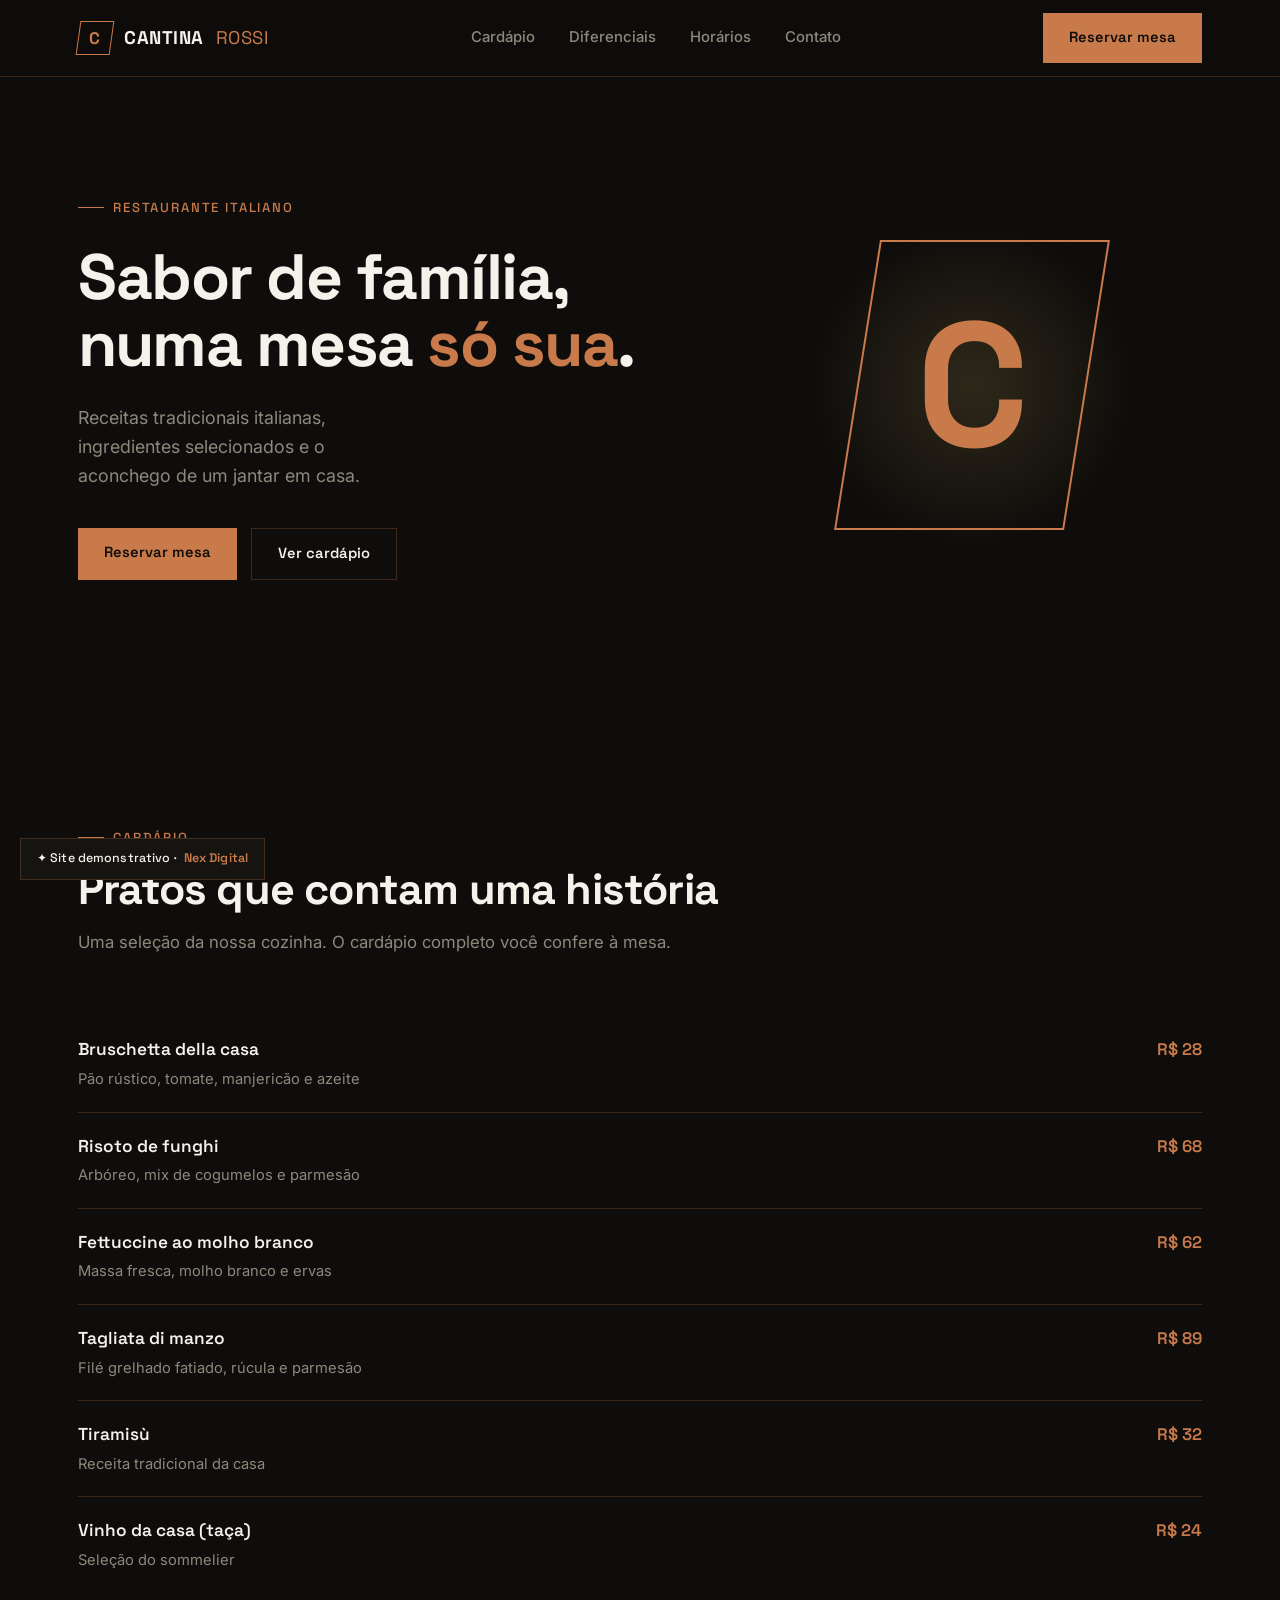
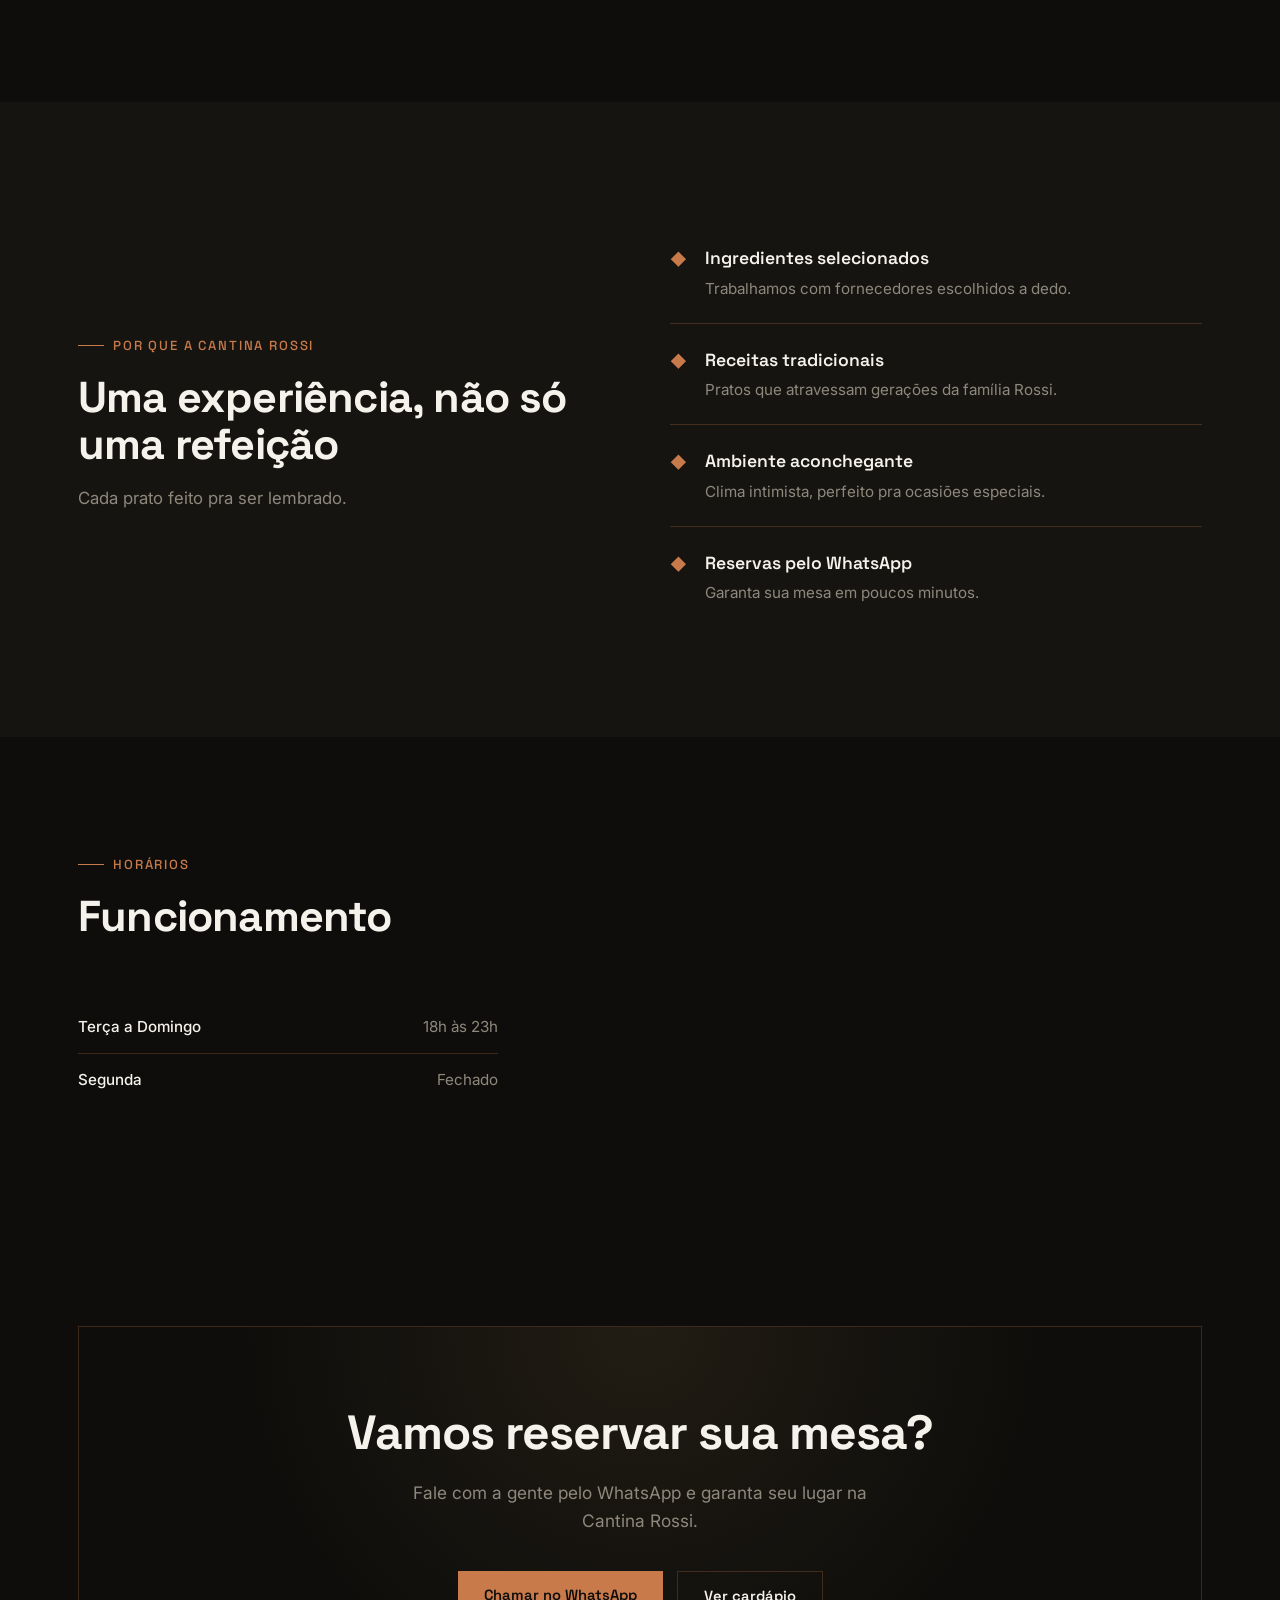
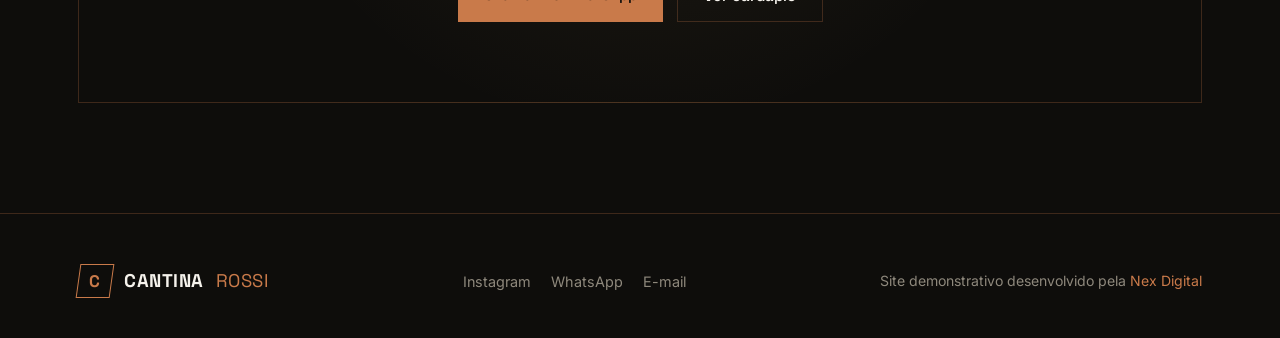
<file: demos/restaurante.html>
<!DOCTYPE html>
<html lang="pt-BR">
<head>
<meta charset="UTF-8">
<meta name="viewport" content="width=device-width, initial-scale=1.0">
<title>Cantina Rossi — Restaurante Italiano</title>
<meta name="description" content="Cantina Rossi: sabor de família, numa mesa só sua. Receitas tradicionais italianas e ambiente aconchegante. Projeto demonstrativo desenvolvido pela Nex Digital.">
<meta name="theme-color" content="#0E0D0B">
<meta name="robots" content="noindex">
<link rel="icon" href="data:image/svg+xml,%3Csvg xmlns='http://www.w3.org/2000/svg' viewBox='0 0 64 64'%3E%3Crect width='64' height='64' fill='%230E0D0B'/%3E%3Ctext x='32' y='45' font-family='Georgia,serif' font-size='38' font-weight='700' fill='%23C97A4A' text-anchor='middle'%3EC%3C/text%3E%3C/svg%3E">
<link rel="preconnect" href="https://fonts.googleapis.com">
<link rel="preconnect" href="https://fonts.gstatic.com" crossorigin>
<link href="https://fonts.googleapis.com/css2?family=Space+Grotesk:wght@400;500;600;700&family=Inter:wght@400;500;600&display=swap" rel="stylesheet">
<link rel="stylesheet" href="../style.css">
</head>
<body class="tema-restaurante">

<header>
  <nav class="wrap nav">
    <a href="#" class="logo"><span class="mark"><span>C</span></span>CANTINA <em>ROSSI</em></a>
    <ul class="menu" id="menu">
      <li><a href="#cardapio">Cardápio</a></li>
      <li><a href="#diferenciais">Diferenciais</a></li>
      <li><a href="#horarios">Horários</a></li>
      <li><a href="#contato">Contato</a></li>
    </ul>
    <a href="#" data-contato="whatsapp" class="btn btn-ouro">Reservar mesa</a>
    <button type="button" class="menu-toggle" id="toggle" aria-label="Abrir menu" aria-expanded="false" aria-controls="menu">☰</button>
  </nav>
</header>

<section class="hero">
  <div class="wrap hero-grid">
    <div>
      <span class="eyebrow">Restaurante Italiano</span>
      <h1>Sabor de família, numa mesa <b>só sua</b>.</h1>
      <p>Receitas tradicionais italianas, ingredientes selecionados e o aconchego de um jantar em casa.</p>
      <div class="hero-cta">
        <a href="#" data-contato="whatsapp" class="btn btn-ouro">Reservar mesa</a>
        <a href="#cardapio" class="btn btn-linha">Ver cardápio</a>
      </div>
    </div>
    <div class="hero-art" aria-hidden="true">
      <div class="glow"></div>
      <div class="n" data-letra="C"></div>
    </div>
  </div>
</section>

<section id="cardapio">
  <div class="wrap">
    <div class="head">
      <span class="eyebrow">Cardápio</span>
      <h2>Pratos que contam uma história</h2>
      <p>Uma seleção da nossa cozinha. O cardápio completo você confere à mesa.</p>
    </div>
    <ul class="lista-preco">
      <li><div><h4>Bruschetta della casa</h4><p>Pão rústico, tomate, manjericão e azeite</p></div><span class="preco">R$ 28</span></li>
      <li><div><h4>Risoto de funghi</h4><p>Arbóreo, mix de cogumelos e parmesão</p></div><span class="preco">R$ 68</span></li>
      <li><div><h4>Fettuccine ao molho branco</h4><p>Massa fresca, molho branco e ervas</p></div><span class="preco">R$ 62</span></li>
      <li><div><h4>Tagliata di manzo</h4><p>Filé grelhado fatiado, rúcula e parmesão</p></div><span class="preco">R$ 89</span></li>
      <li><div><h4>Tiramisù</h4><p>Receita tradicional da casa</p></div><span class="preco">R$ 32</span></li>
      <li><div><h4>Vinho da casa (taça)</h4><p>Seleção do sommelier</p></div><span class="preco">R$ 24</span></li>
    </ul>
  </div>
</section>

<section id="diferenciais" class="bg-alt">
  <div class="wrap porque">
    <div class="head head-sem-margem">
      <span class="eyebrow">Por que a Cantina Rossi</span>
      <h2>Uma experiência, não só uma refeição</h2>
      <p>Cada prato feito pra ser lembrado.</p>
    </div>
    <ul>
      <li><span class="check">◆</span><div><h4>Ingredientes selecionados</h4><p>Trabalhamos com fornecedores escolhidos a dedo.</p></div></li>
      <li><span class="check">◆</span><div><h4>Receitas tradicionais</h4><p>Pratos que atravessam gerações da família Rossi.</p></div></li>
      <li><span class="check">◆</span><div><h4>Ambiente aconchegante</h4><p>Clima intimista, perfeito pra ocasiões especiais.</p></div></li>
      <li><span class="check">◆</span><div><h4>Reservas pelo WhatsApp</h4><p>Garanta sua mesa em poucos minutos.</p></div></li>
    </ul>
  </div>
</section>

<section id="horarios">
  <div class="wrap">
    <div class="head">
      <span class="eyebrow">Horários</span>
      <h2>Funcionamento</h2>
    </div>
    <ul class="horarios">
      <li><span>Terça a Domingo</span><span>18h às 23h</span></li>
      <li><span>Segunda</span><span>Fechado</span></li>
    </ul>
  </div>
</section>

<section id="contato">
  <div class="wrap">
    <div class="cta-box">
      <h2>Vamos reservar sua mesa?</h2>
      <p>Fale com a gente pelo WhatsApp e garanta seu lugar na Cantina Rossi.</p>
      <div class="hero-cta">
        <a href="#" data-contato="whatsapp" class="btn btn-ouro">Chamar no WhatsApp</a>
        <a href="#cardapio" class="btn btn-linha">Ver cardápio</a>
      </div>
    </div>
  </div>
</section>

<footer>
  <div class="wrap foot">
    <a href="#" class="logo"><span class="mark"><span>C</span></span>CANTINA <em>ROSSI</em></a>
    <div class="social">
      <a href="#" data-contato="instagram">Instagram</a>
      <a href="#" data-contato="whatsapp">WhatsApp</a>
      <a href="#" data-contato="email">E-mail</a>
    </div>
    <small>Site demonstrativo desenvolvido pela <a href="../index.html" class="link-ouro">Nex Digital</a></small>
  </div>
</footer>

<a class="demo-badge" href="../index.html">✦ Site demonstrativo · <b>Nex Digital</b></a>

<script src="../script.js" defer></script>
</body>
</html>
</file>
<file: style.css>
:root{
  --preto:#0E0D0B;
  --preto-2:#161411;
  --branco:#F5F2EC;
  --cinza:#8E887C;
  --ouro:#C9A961;
  --ouro-claro:#E4CE93;
  --linha:rgba(201,169,97,.22);
  --display:'Space Grotesk',sans-serif;
  --corpo:'Inter',sans-serif;
}
*{margin:0;padding:0;box-sizing:border-box}
html{scroll-behavior:smooth}
body{
  background:var(--preto);
  color:var(--branco);
  font-family:var(--corpo);
  line-height:1.6;
  -webkit-font-smoothing:antialiased;
  overflow-x:hidden;
}
a{color:inherit;text-decoration:none}
.wrap{max-width:1180px;margin:0 auto;padding:0 28px}
section{padding:110px 0}

/* ---------- HEADER ---------- */
header{
  position:fixed;top:0;left:0;right:0;z-index:100;
  background:rgba(14,13,11,.72);
  -webkit-backdrop-filter:blur(14px);
  backdrop-filter:blur(14px);
  border-bottom:1px solid var(--linha);
}
.nav{display:flex;align-items:center;justify-content:space-between;height:76px}
.logo{display:flex;align-items:center;gap:12px;font-family:var(--display);font-weight:700;font-size:1.15rem;letter-spacing:.5px}
.logo .mark{
  width:34px;height:34px;flex:none;
  display:grid;place-items:center;
  border:1.5px solid var(--ouro);
  color:var(--ouro);font-weight:700;font-size:1.05rem;
  transform:skewX(-8deg);
}
.logo .mark span{transform:skewX(8deg)}
.logo em{color:var(--ouro);font-style:normal;font-weight:400}
.menu{display:flex;gap:34px;list-style:none;font-size:.93rem;font-weight:500}
.menu a{color:var(--cinza);transition:color .2s}
.menu a:hover,.menu a:focus{color:var(--branco)}
.btn{
  display:inline-block;font-family:var(--display);font-weight:600;
  font-size:.92rem;padding:13px 26px;transition:.22s;cursor:pointer;border:none;
}
.btn-ouro{background:var(--ouro);color:var(--preto)}
.btn-ouro:hover,.btn-ouro:focus{background:var(--ouro-claro)}
.btn-linha{border:1.5px solid var(--linha);color:var(--branco);background:transparent}
.btn-linha:hover,.btn-linha:focus{border-color:var(--ouro);color:var(--ouro)}
.menu-toggle{display:none;background:none;border:none;color:var(--branco);font-size:1.6rem;cursor:pointer}

/* ---------- HERO ---------- */
.hero{position:relative;padding:190px 0 130px;overflow:hidden}
.hero-grid{display:grid;grid-template-columns:1.15fr .85fr;gap:40px;align-items:center}
.eyebrow{
  display:inline-flex;align-items:center;gap:9px;
  color:var(--ouro);font-family:var(--display);font-size:.82rem;
  font-weight:500;letter-spacing:.14em;text-transform:uppercase;margin-bottom:26px;
}
.eyebrow::before{content:"";width:26px;height:1px;background:var(--ouro)}
.hero h1{
  font-family:var(--display);font-weight:700;
  font-size:clamp(2.5rem,5.2vw,4rem);line-height:1.05;letter-spacing:-1.5px;
}
.hero h1 b{color:var(--ouro);font-weight:700}
.hero p{color:var(--cinza);font-size:1.12rem;max-width:30ch;margin:26px 0 38px}
.hero-cta{display:flex;gap:14px;flex-wrap:wrap}
/* elemento gráfico angular ecoando o "N" */
.hero-art{position:relative;height:380px}
.hero-art .n{
  position:absolute;inset:0;margin:auto;width:230px;height:290px;
  border:2px solid var(--ouro);transform:skewX(-9deg);
  display:grid;place-items:center;
}
.hero-art .n::before{
  content:attr(data-letra);font-family:var(--display);font-weight:700;font-size:11rem;
  color:var(--ouro);transform:skewX(9deg);line-height:1;
}
.hero-art .glow{
  position:absolute;inset:0;margin:auto;width:340px;height:340px;
  background:radial-gradient(circle,rgba(201,169,97,.18),transparent 68%);
  filter:blur(10px);
}

/* ---------- SEÇÕES / TÍTULOS ---------- */
.head{max-width:640px;margin-bottom:60px}
.head .eyebrow{margin-bottom:18px}
.head h2{font-family:var(--display);font-weight:700;font-size:clamp(1.9rem,3.6vw,2.7rem);letter-spacing:-.8px;line-height:1.1}
.head p{color:var(--cinza);margin-top:16px;font-size:1.05rem}

/* ---------- SERVIÇOS ---------- */
#servicos{background:var(--preto-2)}
.serv-grid{display:grid;grid-template-columns:repeat(2,1fr);gap:22px}
.card{
  padding:38px 34px;background:var(--preto);
  border:1px solid var(--linha);position:relative;transition:.25s;
}
.card:hover{border-color:var(--ouro);transform:translateY(-4px)}
.card .ico{
  width:52px;height:52px;display:grid;place-items:center;
  border:1.5px solid var(--ouro);color:var(--ouro);margin-bottom:22px;
  transform:skewX(-8deg);
}
.card .ico svg{transform:skewX(8deg)}
.card h3{font-family:var(--display);font-weight:600;font-size:1.25rem;margin-bottom:10px}
.card p{color:var(--cinza);font-size:.97rem}

/* ---------- COMO FUNCIONA ---------- */
.steps{display:grid;grid-template-columns:repeat(4,1fr);gap:0;border:1px solid var(--linha)}
.step{padding:36px 28px;border-right:1px solid var(--linha);position:relative}
.step:last-child{border-right:none}
.step .num{font-family:var(--display);font-weight:700;font-size:1rem;color:var(--ouro);letter-spacing:.1em}
.step h3{font-family:var(--display);font-weight:600;font-size:1.15rem;margin:18px 0 10px}
.step p{color:var(--cinza);font-size:.93rem}

/* ---------- PORTFÓLIO ---------- */
#portfolio{background:var(--preto-2)}
.port-grid{display:grid;grid-template-columns:repeat(3,1fr);gap:22px}
.port{
  aspect-ratio:4/3;border:1px solid var(--linha);position:relative;overflow:hidden;
  display:flex;align-items:flex-end;padding:26px;transition:.25s;
  background:linear-gradient(160deg,#1b1813,#0e0d0b);
}
.port:hover,.port:focus-visible{border-color:var(--ouro)}
.port::before{
  content:"";position:absolute;top:-30%;right:-20%;width:180px;height:180px;
  border:1.5px solid var(--linha);transform:skewX(-9deg);
}
.port span{font-family:var(--display);font-size:.8rem;color:var(--ouro);letter-spacing:.08em;display:block;margin-bottom:6px}
.port strong{font-family:var(--display);font-weight:600;font-size:1.2rem;display:block}
.port .ver{
  font-family:var(--corpo);font-weight:500;font-size:.85rem;color:var(--ouro);
  letter-spacing:normal;margin-top:10px;opacity:0;transform:translateY(6px);transition:.25s;
}
.port:hover .ver,.port:focus-visible .ver{opacity:1;transform:translateY(0)}

/* ---------- POR QUE ---------- */
.porque{display:grid;grid-template-columns:1fr 1fr;gap:60px;align-items:center}
.porque ul{list-style:none;margin-top:10px}
.porque li{padding:22px 0;border-bottom:1px solid var(--linha);display:flex;gap:18px;align-items:flex-start}
.porque li:last-child{border-bottom:none}
.porque .check{color:var(--ouro);flex:none;margin-top:3px}
.porque li h4{font-family:var(--display);font-weight:600;font-size:1.1rem;margin-bottom:4px}
.porque li p{color:var(--cinza);font-size:.95rem}

/* ---------- CTA FINAL ---------- */
#contato{text-align:center}
.cta-box{
  border:1px solid var(--linha);padding:80px 40px;position:relative;overflow:hidden;
  background:radial-gradient(circle at 50% 0%,rgba(201,169,97,.1),transparent 60%);
}
.cta-box h2{font-family:var(--display);font-weight:700;font-size:clamp(2rem,4vw,3rem);letter-spacing:-1px;line-height:1.08}
.cta-box p{color:var(--cinza);margin:20px auto 36px;max-width:46ch;font-size:1.08rem}
.cta-box .hero-cta{justify-content:center}

/* ---------- FOOTER ---------- */
footer{border-top:1px solid var(--linha);padding:50px 0 40px}
.foot{display:flex;justify-content:space-between;align-items:center;flex-wrap:wrap;gap:20px}
.foot small{color:var(--cinza);font-size:.88rem}
.foot .social{display:flex;gap:20px}
.foot .social a{color:var(--cinza);transition:color .2s;font-size:.9rem}
.foot .social a:hover{color:var(--ouro)}

/* ---------- PÁGINAS DE DEMONSTRAÇÃO ---------- */
body.tema-academia{
  --ouro:#E1442E;
  --ouro-claro:#FF6B4A;
  --linha:rgba(225,68,46,.25);
}
body.tema-restaurante{
  --ouro:#C97A4A;
  --ouro-claro:#E0A47A;
  --linha:rgba(201,122,74,.25);
}
.logo .mark.duas-letras{font-size:.8rem;letter-spacing:-.5px}

.demo-badge{
  position:fixed;left:20px;bottom:20px;z-index:90;
  display:flex;align-items:center;gap:7px;
  background:var(--preto-2);border:1px solid var(--linha);
  padding:10px 16px;font-family:var(--display);font-size:.78rem;
  font-weight:500;color:var(--branco);letter-spacing:.01em;
  transition:.2s;
}
.demo-badge:hover,.demo-badge:focus-visible{border-color:var(--ouro);color:var(--ouro)}
.demo-badge b{color:var(--ouro);font-weight:600}

/* lista de preços — usada nos serviços/cardápio das demos */
.lista-preco{list-style:none}
.lista-preco li{display:flex;justify-content:space-between;gap:24px;align-items:baseline;padding:20px 0;border-bottom:1px solid var(--linha)}
.lista-preco li:last-child{border-bottom:none}
.lista-preco h4{font-family:var(--display);font-weight:600;font-size:1.08rem}
.lista-preco li p{color:var(--cinza);font-size:.92rem;margin-top:4px}
.lista-preco .preco{font-family:var(--display);color:var(--ouro);font-weight:600;font-size:1.05rem;white-space:nowrap}

/* lista de horários de funcionamento */
.horarios{list-style:none;max-width:420px}
.horarios li{display:flex;justify-content:space-between;padding:14px 0;border-bottom:1px solid var(--linha);font-size:.95rem}
.horarios li:last-child{border-bottom:none}
.horarios li span:first-child{color:var(--branco);font-weight:500}
.horarios li span:last-child{color:var(--cinza)}

/* grade de 3 colunas — planos da academia */
.plan-grid{grid-template-columns:repeat(3,1fr)}
.card .tag-popular{
  position:absolute;top:-1px;right:-1px;background:var(--ouro);color:var(--preto);
  font-family:var(--display);font-weight:600;font-size:.72rem;padding:5px 12px;letter-spacing:.05em;
}
.preco-plano{font-family:var(--display);font-weight:700;font-size:1.8rem;color:var(--ouro);margin:14px 0 18px}
.preco-plano span{font-family:var(--corpo);font-weight:400;font-size:.95rem;color:var(--cinza)}
.check-list{list-style:none}
.check-list li{padding:8px 0;color:var(--cinza);font-size:.92rem;display:flex;gap:8px;align-items:baseline}
.check-list li::before{content:"◆";color:var(--ouro);font-size:.6rem}
.bg-alt{background:var(--preto-2)}
.link-ouro{color:var(--ouro)}
.head-sem-margem{margin-bottom:0}

/* hero com foto de fundo — a URL da imagem entra via --hero-img inline no HTML */
.hero-foto{
  min-height:92vh;
  display:flex;
  align-items:center;
  padding:150px 0 90px;
  background-image:
    linear-gradient(180deg, rgba(14,13,11,.35) 0%, rgba(14,13,11,.6) 65%, rgba(14,13,11,.94) 100%),
    linear-gradient(100deg, rgba(14,13,11,.92) 0%, rgba(14,13,11,.55) 42%, rgba(14,13,11,.18) 75%),
    var(--hero-img);
  background-size:cover;
  background-position:center;
  background-repeat:no-repeat;
}
.hero-foto .hero-texto{max-width:600px}

/* galeria de fotos */
.galeria-grid{display:grid;grid-template-columns:repeat(auto-fit,minmax(230px,1fr));gap:16px}
.galeria-item{aspect-ratio:1/1;overflow:hidden;position:relative;border:1px solid var(--linha);transition:border-color .25s}
.galeria-item img{width:100%;height:100%;object-fit:cover;display:block;transition:transform .5s ease,filter .5s ease;filter:saturate(.94)}
.galeria-item:hover,.galeria-item:focus-within{border-color:var(--ouro)}
.galeria-item:hover img,.galeria-item:focus-within img{transform:scale(1.07);filter:saturate(1.05)}

/* foto de apoio dentro de uma seção de texto (ex: produtos em "diferenciais") */
.porque-foto{width:100%;aspect-ratio:4/3;object-fit:cover;margin-top:32px;border:1px solid var(--linha)}

/* ---------- RESPONSIVO ---------- */
@media(max-width:900px){
  .hero-grid,.porque{grid-template-columns:1fr}
  .hero-art{display:none}
  .serv-grid,.plan-grid{grid-template-columns:1fr}
  .steps{grid-template-columns:1fr 1fr}
  .step:nth-child(2){border-right:none}
  .step:nth-child(1),.step:nth-child(2){border-bottom:1px solid var(--linha)}
  .port-grid{grid-template-columns:1fr 1fr}
}
@media(max-width:640px){
  section{padding:80px 0}
  .menu{
    display:none;position:absolute;top:76px;left:0;right:0;
    flex-direction:column;gap:0;background:var(--preto-2);border-bottom:1px solid var(--linha);
  }
  .menu.open{display:flex}
  .menu li{padding:16px 28px;border-bottom:1px solid var(--linha)}
  .menu-toggle{display:block}
  .nav .btn-ouro{display:none}
  .steps,.port-grid{grid-template-columns:1fr}
  .step{border-right:none;border-bottom:1px solid var(--linha)}
  .step:last-child{border-bottom:none}
  .demo-badge{left:12px;bottom:12px;padding:9px 13px;font-size:.72rem}
  .hero-foto{min-height:560px;padding:120px 0 70px}
}
@media(prefers-reduced-motion:reduce){*{transition:none!important;scroll-behavior:auto!important}}
:focus-visible{outline:2px solid var(--ouro);outline-offset:3px}
</file>
